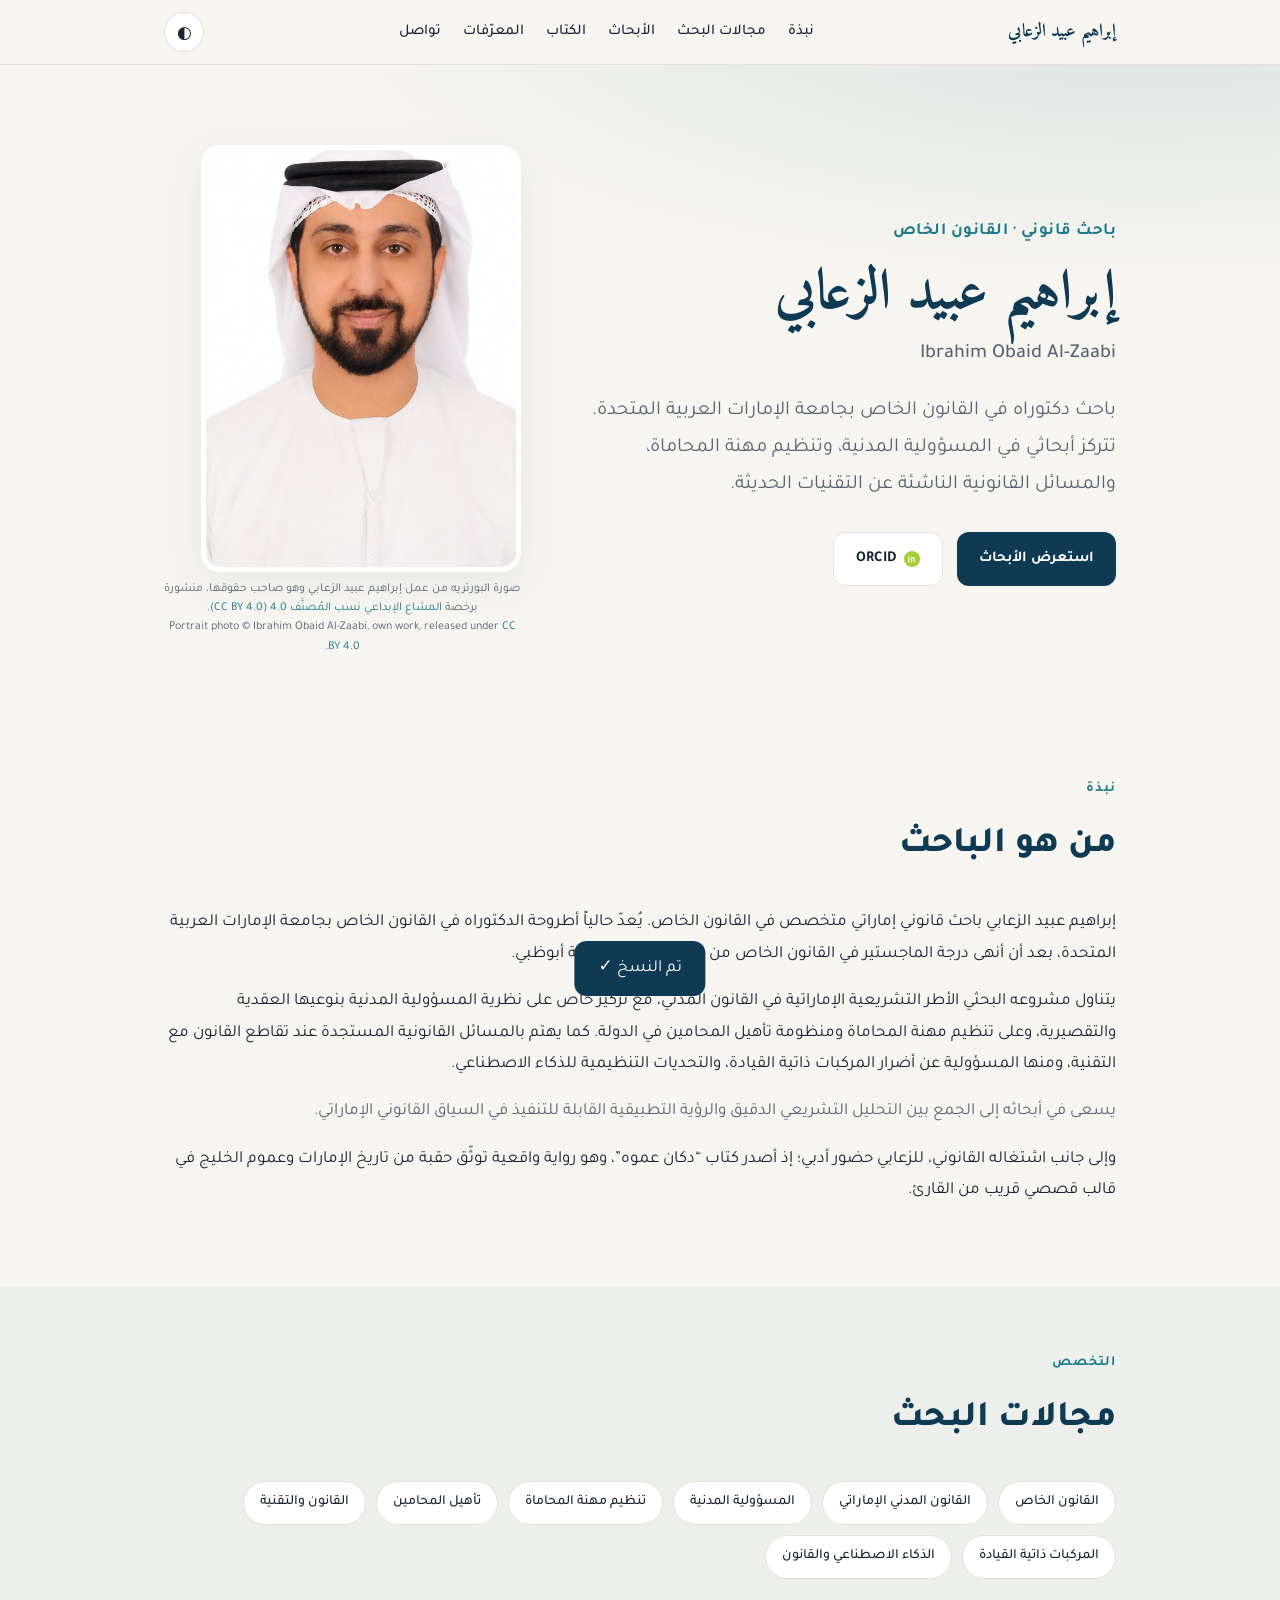
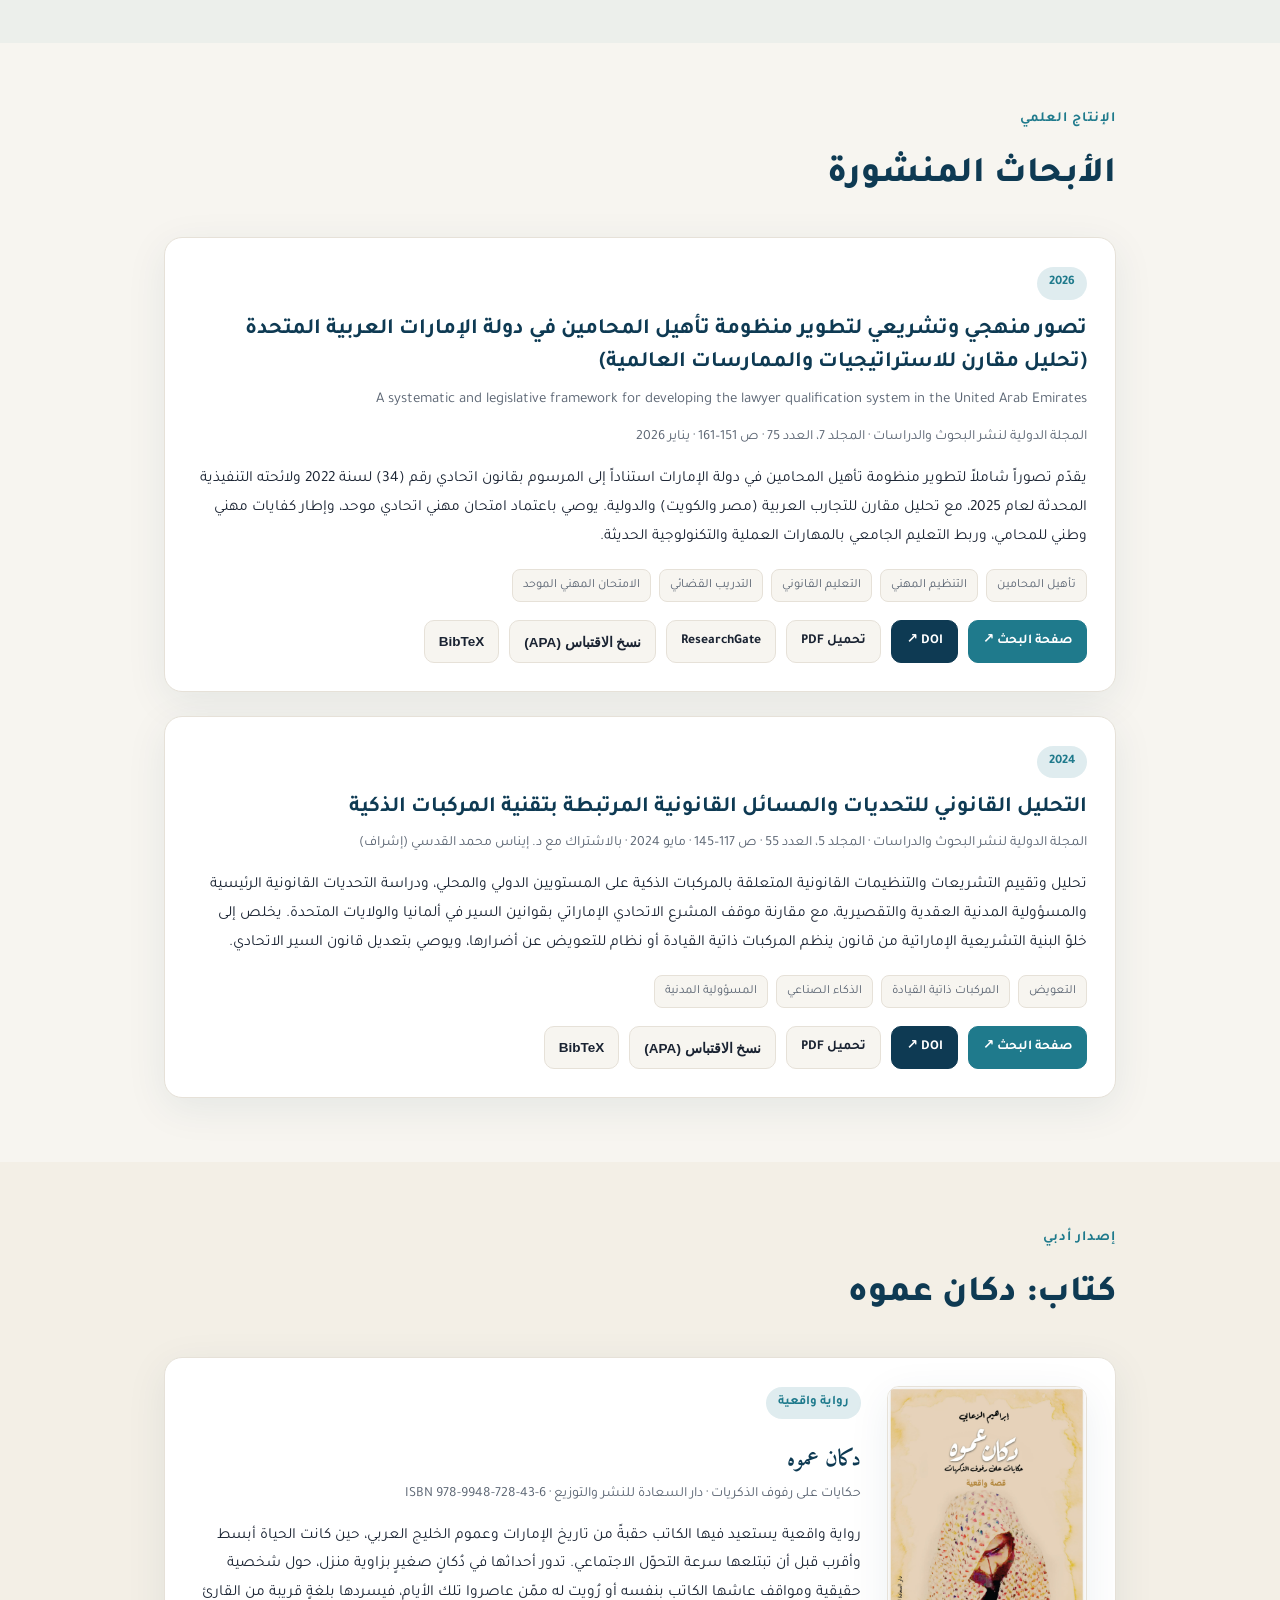
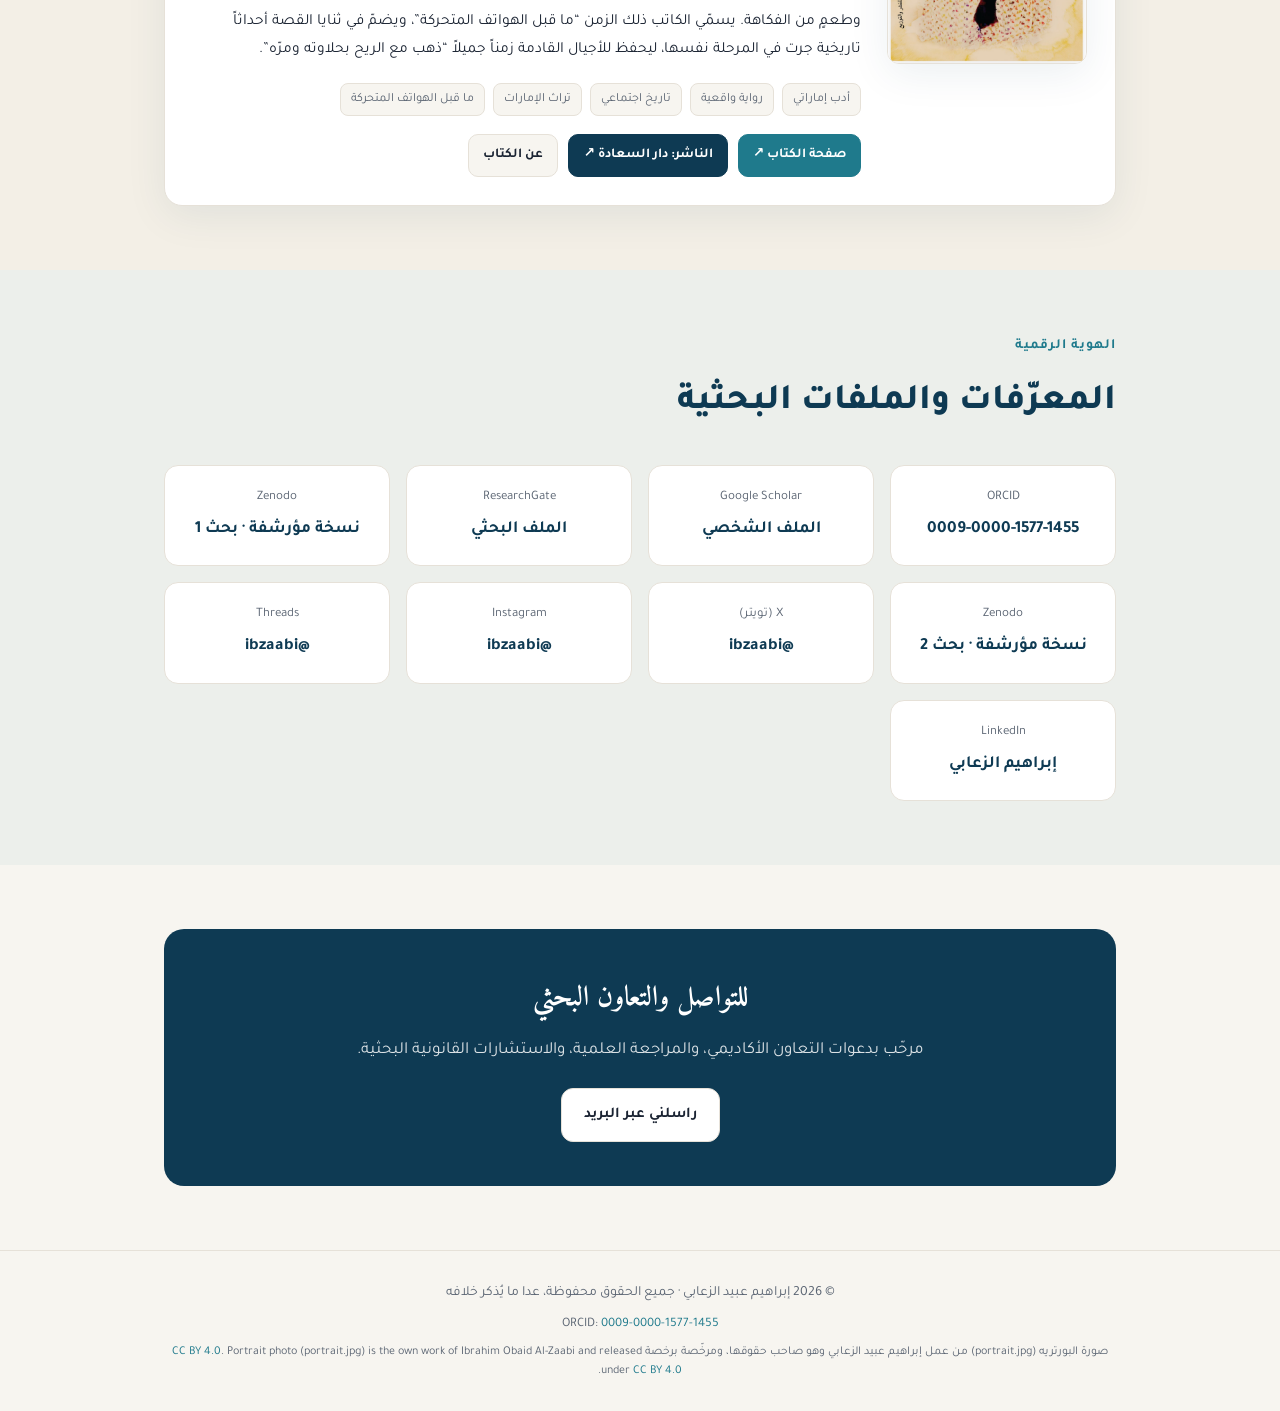
<file: index.html>
<!DOCTYPE html>
<html lang="ar" dir="rtl">
<head>
<meta charset="UTF-8">
<meta name="viewport" content="width=device-width, initial-scale=1.0">

<!-- ===== Primary SEO ===== -->
<title>إبراهيم عبيد الزعابي | باحث قانوني إماراتي في القانون الخاص</title>
<meta name="description" content="الموقع الرسمي لإبراهيم عبيد الزعابي، باحث دكتوراه في القانون الخاص بجامعة الإمارات العربية المتحدة. أبحاث محكمة في المسؤولية المدنية، تنظيم مهنة المحاماة، والقانون والتقنية.">
<meta name="keywords" content="إبراهيم عبيد الزعابي, Ibrahim Obaid Al-Zaabi, القانون الخاص, المسؤولية المدنية, تنظيم مهنة المحاماة, تأهيل المحامين, القانون والتقنية, باحث قانوني إماراتي, جامعة الإمارات, دكان عموه, أدب إماراتي, إبراهيم الزعابي كاتب, ابراهيم الزعابي, Ibrahim Alzaabi">
<meta name="author" content="إبراهيم عبيد الزعابي">
<meta name="robots" content="index, follow, max-image-preview:large">
<link rel="canonical" href="https://godibrahim-source.github.io/">

<!-- ===== Open Graph ===== -->
<meta property="og:type" content="profile">
<meta property="og:title" content="إبراهيم عبيد الزعابي | باحث قانوني إماراتي">
<meta property="og:description" content="باحث دكتوراه في القانون الخاص بجامعة الإمارات. أبحاث محكمة في المسؤولية المدنية، تنظيم مهنة المحاماة، والقانون والتقنية.">
<meta property="og:url" content="https://godibrahim-source.github.io/">
<meta property="og:image" content="https://godibrahim-source.github.io/portrait-square.jpg">
<meta property="og:locale" content="ar_AE">
<meta property="og:locale:alternate" content="en_US">
<meta property="profile:first_name" content="إبراهيم">
<meta property="profile:last_name" content="الزعابي">

<!-- ===== Twitter Card ===== -->
<meta name="twitter:card" content="summary">
<meta name="twitter:title" content="إبراهيم عبيد الزعابي | باحث قانوني إماراتي">
<meta name="twitter:description" content="باحث دكتوراه في القانون الخاص بجامعة الإمارات. أبحاث في المسؤولية المدنية وتنظيم مهنة المحاماة.">
<meta name="twitter:site" content="@ibzaabi">
<meta name="twitter:image" content="https://godibrahim-source.github.io/portrait-square.jpg">

<link rel="preconnect" href="https://fonts.googleapis.com">
<link rel="preconnect" href="https://fonts.gstatic.com" crossorigin>
<link href="https://fonts.googleapis.com/css2?family=Amiri:wght@400;700&family=Tajawal:wght@300;400;500;700;800&display=swap" rel="stylesheet">

<!-- ===== JSON-LD: Person ===== -->
<script type="application/ld+json">
{
"@context": "https://schema.org",
"@type": "Person",
"@id": "https://godibrahim-source.github.io/#person",
"name": "إبراهيم عبيد الزعابي",
"alternateName": ["Ibrahim Obaid Al-Zaabi", "إبراهيم الزعابي", "ابراهيم الزعابي", "إبراهيم عبيد الزعابي", "Ibrahim Al Zaabi", "Ibrahim Alzaabi", "Ibrahim Obaid Alzaabi", "I. Al-Zaabi"],
"givenName": "إبراهيم",
"familyName": "الزعابي",
"jobTitle": "باحث دكتوراه في القانون الخاص",
"description": "باحث قانوني إماراتي متخصص في القانون الخاص، والمسؤولية المدنية، وتنظيم مهنة المحاماة، والقانون والتقنية.",
"url": "https://godibrahim-source.github.io/",
"image": "https://godibrahim-source.github.io/portrait-square.jpg",
"nationality": {"@type": "Country", "name": "United Arab Emirates"},
"knowsLanguage": ["ar", "en"],
"affiliation": {
"@type": "CollegeOrUniversity",
"name": "جامعة الإمارات العربية المتحدة",
"sameAs": "https://www.uaeu.ac.ae/"
},
"alumniOf": [
{"@type": "CollegeOrUniversity", "name": "جامعة أبوظبي", "sameAs": "https://www.adu.ac.ae/"},
{"@type": "CollegeOrUniversity", "name": "جامعة الإمارات العربية المتحدة", "sameAs": "https://www.uaeu.ac.ae/"}
],
"knowsAbout": ["القانون الخاص", "القانون المدني الإماراتي", "المسؤولية المدنية", "تنظيم مهنة المحاماة", "تأهيل المحامين", "القانون والتقنية", "المركبات ذاتية القيادة", "الذكاء الاصطناعي والقانون"],
"sameAs": [
"https://orcid.org/0009-0000-1577-1455",
"https://scholar.google.com/citations?user=YPOLK8YAAAAJ",
"https://www.researchgate.net/profile/Ibrahim-Alzaabi-2",
"https://www.researchgate.net/publication/400182212",
"https://x.com/ibzaabi",
"https://www.instagram.com/ibzaabi",
"https://www.threads.net/@ibzaabi",
"https://www.linkedin.com/in/iblawyer",
"https://zenodo.org/records/21769212",
"https://zenodo.org/records/21778927"
],
"identifier": {"@type": "PropertyValue", "propertyID": "ORCID", "value": "0009-0000-1577-1455"}
}
</script>

<!-- ===== JSON-LD: WebSite ===== -->
<script type="application/ld+json">
{
"@context": "https://schema.org",
"@type": "WebSite",
"@id": "https://godibrahim-source.github.io/#website",
"url": "https://godibrahim-source.github.io/",
"name": "إبراهيم عبيد الزعابي",
"inLanguage": "ar",
"about": {"@id": "https://godibrahim-source.github.io/#person"}
}
</script>

<!-- ===== JSON-LD: ScholarlyArticle #1 ===== -->
<script type="application/ld+json">
{
"@context": "https://schema.org",
"@type": "ScholarlyArticle",
"@id": "https://doi.org/10.52133/ijrsp.v5.55.4",
"url": "https://godibrahim-source.github.io/research-smart-vehicles-civil-liability.html",
"headline": "التحليل القانوني للتحديات والمسائل القانونية المرتبطة بتقنية المركبات الذكية",
"alternativeHeadline": "Legal Analysis of the Challenges and Legal Issues Associated with Smart Vehicle Technology",
"author": [
{"@type": "Person", "name": "إبراهيم عبيد الزعابي", "@id": "https://godibrahim-source.github.io/#person", "sameAs": "https://orcid.org/0009-0000-1577-1455"},
{"@type": "Person", "name": "إيناس محمد القدسي"}
],
"datePublished": "2024-05-20",
"inLanguage": "ar",
"isPartOf": {"@type": "Periodical", "name": "المجلة الدولية لنشر البحوث والدراسات", "issn": "2709-7064"},
"pagination": "117-145",
"identifier": {"@type": "PropertyValue", "propertyID": "DOI", "value": "10.52133/ijrsp.v5.55.4"},
"sameAs": ["https://doi.org/10.52133/ijrsp.v5.55.4", "https://zenodo.org/records/21769212"],
"keywords": "التعويض، حوادث، المركبات ذاتية القيادة، الذكاء الصناعي، المسؤولية المدنية",
"license": "https://creativecommons.org/licenses/by-nc/4.0/",
"abstract": "تحليل وتقييم التشريعات والتنظيمات القانونية المتعلقة بالمركبات الذكية على المستويين الدولي والمحلي، ودراسة التحديات القانونية والمسؤولية المدنية العقدية والتقصيرية، مع مقارنة موقف المشرع الإماراتي بالتشريعات الألمانية والأمريكية."
}
</script>

<!-- ===== JSON-LD: ScholarlyArticle #2 ===== -->
<script type="application/ld+json">
{
"@context": "https://schema.org",
"@type": "ScholarlyArticle",
"@id": "https://doi.org/10.52133/ijrsp.v7.75.7",
"url": "https://godibrahim-source.github.io/research-lawyer-qualification-uae.html",
"headline": "تصور منهجي وتشريعي لتطوير منظومة تأهيل المحامين في دولة الإمارات العربية المتحدة (تحليل مقارن للاستراتيجيات والممارسات العالمية)",
"alternativeHeadline": "A systematic and legislative framework for developing the lawyer qualification system in the United Arab Emirates",
"author": {"@type": "Person", "name": "إبراهيم عبيد الزعابي", "@id": "https://godibrahim-source.github.io/#person", "sameAs": "https://orcid.org/0009-0000-1577-1455"},
"datePublished": "2026-01-20",
"inLanguage": "ar",
"isPartOf": {"@type": "Periodical", "name": "المجلة الدولية لنشر البحوث والدراسات", "issn": "2709-7064"},
"pagination": "151-161",
"identifier": {"@type": "PropertyValue", "propertyID": "DOI", "value": "10.52133/ijrsp.v7.75.7"},
"sameAs": ["https://doi.org/10.52133/ijrsp.v7.75.7", "https://zenodo.org/records/21778927"],
"keywords": "تأهيل المحامين، التنظيم المهني، التعليم القانوني، التدريب القضائي، الامتحان المهني الموحد، دولة الإمارات العربية المتحدة",
"license": "https://creativecommons.org/licenses/by-nc/4.0/",
"abstract": "تصور شامل لتطوير منظومة تأهيل المحامين في دولة الإمارات استناداً إلى المرسوم بقانون اتحادي رقم 34 لسنة 2022 ولائحته التنفيذية 2025، مع تحليل مقارن للتجارب العربية والدولية، ويوصي باعتماد امتحان مهني اتحادي موحد وإطار كفايات مهني وطني."
}
</script>

<!-- ===== JSON-LD: Book (دكان عموه) ===== -->
<script type="application/ld+json">
{
"@context": "https://schema.org",
"@type": "Book",
"@id": "https://godibrahim-source.github.io/#book-dukkan-ammu",
"url": "https://godibrahim-source.github.io/book-dukan-amoh.html",
"name": "دكان عموه",
"alternateName": "دكان عموه: حكايات على رفوف الذكريات",
"isbn": "978-9948-728-43-6",
"image": "https://godibrahim-source.github.io/book-cover.jpg",
"publisher": {"@type": "Organization", "name": "دار السعادة للنشر والتوزيع", "sameAs": "https://alsaadauae.com/"},
"author": {"@id": "https://godibrahim-source.github.io/#person"},
"inLanguage": "ar",
"bookFormat": "https://schema.org/Paperback",
"genre": ["أدب", "رواية واقعية", "تاريخ اجتماعي", "تراث الإمارات"],
"about": "حقبة من تاريخ دولة الإمارات والخليج العربي قبل انتشار الهواتف المتحركة، مروية في قالب قصصي واقعي",
"description": "رواية واقعية يستعيد فيها إبراهيم الزعابي حقبة من تاريخ الإمارات وعموم الخليج العربي قبل التحوّل السريع، تدور أحداثها في دُكان صغير بزاوية منزل حول شخصية حقيقية ومواقف عاشها الكاتب أو رُويت له، بلغة قريبة من القارئ وطعم من الفكاهة، لتحفظ للأجيال القادمة زمناً يسميه الكاتب ما قبل الهواتف المتحركة.",
"sameAs": "https://x.com/ibzaabi/status/1850832433995825622"
}
</script>

<style>
:root{
--bg:#f7f5f0; --surface:#ffffff; --ink:#1a2332; --muted:#5a6472;
--brand:#0e3a53; --brand-2:#1f7a8c; --gold:#b0894c;
--line:#e6e1d8; --shadow:0 10px 40px rgba(14,58,83,.08);
}
[data-theme="dark"]{
--bg:#0f1720; --surface:#16212e; --ink:#e8edf2; --muted:#9aa7b5;
--brand:#7fc4d6; --brand-2:#4aa3b8; --gold:#d4b876; --line:#25323f;
--shadow:0 10px 40px rgba(0,0,0,.35);
}
*{box-sizing:border-box;margin:0;padding:0}
html{scroll-behavior:smooth}
body{
font-family:'Tajawal',system-ui,sans-serif;background:var(--bg);color:var(--ink);
line-height:1.85;font-size:17px;transition:background .3s,color .3s;
}
.serif{font-family:'Amiri',serif}
a{color:var(--brand-2);text-decoration:none}
a:hover{text-decoration:underline}
.wrap{max-width:1000px;margin:0 auto;padding:0 24px}

/* Header */
header{position:sticky;top:0;z-index:50;background:color-mix(in srgb,var(--bg) 88%,transparent);
backdrop-filter:blur(12px);border-bottom:1px solid var(--line)}
.nav{display:flex;align-items:center;justify-content:space-between;height:64px}
.brand{font-weight:800;font-size:18px;color:var(--brand)}
.nav ul{display:flex;gap:22px;list-style:none;align-items:center}
.nav ul a{color:var(--ink);font-weight:500;font-size:15px}
.nav ul a:hover{color:var(--brand-2);text-decoration:none}
.toggle{background:var(--surface);border:1px solid var(--line);border-radius:999px;
width:40px;height:40px;cursor:pointer;font-size:17px;color:var(--ink)}
.menu-btn{display:none;background:none;border:none;font-size:24px;color:var(--ink);cursor:pointer}

/* Hero */
.hero{padding:80px 0 56px;position:relative;overflow:hidden}
.hero:before{content:"";position:absolute;inset:0;
background:radial-gradient(1200px 400px at 90% -10%,color-mix(in srgb,var(--brand-2) 14%,transparent),transparent 70%);z-index:0}
.hero .wrap{position:relative;z-index:1}
.hero-grid{display:grid;grid-template-columns:1.4fr .9fr;gap:40px;align-items:center}
.hero-portrait{justify-self:center}
.hero-portrait img{width:min(320px,72vw);aspect-ratio:3/4;object-fit:cover;border-radius:20px;
border:5px solid var(--surface);box-shadow:var(--shadow);display:block}
@media(max-width:760px){.hero-grid{grid-template-columns:1fr;gap:26px}
.hero-portrait{order:-1}
.hero-portrait img{width:min(220px,60vw)}}
.eyebrow{color:var(--brand-2);font-weight:700;letter-spacing:.5px;margin-bottom:14px}
.hero h1{font-size:clamp(34px,6vw,56px);line-height:1.2;color:var(--brand);font-weight:800;margin-bottom:8px}
.hero .en-name{font-size:20px;color:var(--muted);font-weight:500;direction:ltr;text-align:right;margin-bottom:20px}
.hero p.lead{font-size:20px;color:var(--muted);max-width:640px;margin-bottom:28px}
.cta{display:flex;gap:14px;flex-wrap:wrap}
.btn{display:inline-flex;align-items:center;gap:8px;padding:12px 22px;border-radius:12px;
font-weight:700;font-size:15px;transition:transform .15s}
.btn:hover{transform:translateY(-2px);text-decoration:none}
.btn-primary{background:var(--brand);color:#fff}
.btn-ghost{background:var(--surface);color:var(--ink);border:1px solid var(--line)}

/* Sections */
section{padding:64px 0}
.section-title{font-size:14px;font-weight:700;color:var(--brand-2);letter-spacing:1px;margin-bottom:10px}
.section-h{font-size:clamp(26px,4vw,36px);color:var(--brand);font-weight:800;margin-bottom:28px}
.prose p{margin-bottom:16px;color:var(--ink)}
.prose p.muted{color:var(--muted)}

/* Research chips */
.chips{display:flex;flex-wrap:wrap;gap:10px;margin-top:8px}
.chip{background:var(--surface);border:1px solid var(--line);border-radius:999px;padding:8px 16px;
font-size:14px;font-weight:500;color:var(--ink)}

/* Publications */
.pubs{display:grid;gap:24px}
.pub{background:var(--surface);border:1px solid var(--line);border-radius:18px;padding:28px;box-shadow:var(--shadow)}
.pub .year{display:inline-block;background:color-mix(in srgb,var(--brand-2) 14%,transparent);
color:var(--brand-2);font-weight:700;font-size:13px;padding:4px 12px;border-radius:999px;margin-bottom:14px}
.pub h3{font-size:22px;line-height:1.5;color:var(--brand);margin-bottom:6px}
.pub .en-title{direction:ltr;text-align:right;color:var(--muted);font-size:15px;margin-bottom:12px}
.pub .meta{color:var(--muted);font-size:14px;margin-bottom:14px}
.pub .abstract{color:var(--ink);font-size:15.5px;margin-bottom:18px}
.pub .tags{display:flex;flex-wrap:wrap;gap:8px;margin-bottom:18px}
.pub .tag{font-size:12.5px;color:var(--muted);background:var(--bg);border:1px solid var(--line);padding:4px 10px;border-radius:8px}
.pub-links{display:flex;flex-wrap:wrap;gap:10px}
.pub-links a,.pub-links button{font-size:13.5px;font-weight:600;padding:8px 14px;border-radius:10px;
border:1px solid var(--line);background:var(--bg);color:var(--ink);cursor:pointer}
.pub-links a:hover,.pub-links button:hover{border-color:var(--brand-2);color:var(--brand-2);text-decoration:none}
.pub-links .doi{background:var(--brand);color:#fff;border-color:var(--brand)}
.pub-links .doi:hover{color:#fff;opacity:.92}
.pub-links .page{background:var(--brand-2);color:#fff;border-color:var(--brand-2)}
.pub-links .page:hover{color:#fff;opacity:.92}

/* Profiles grid */
.grid{display:grid;grid-template-columns:repeat(auto-fit,minmax(200px,1fr));gap:16px}
.card{background:var(--surface);border:1px solid var(--line);border-radius:14px;padding:20px;text-align:center;transition:transform .15s}
.card:hover{transform:translateY(-3px)}
.card .k{font-size:13px;color:var(--muted);margin-bottom:4px}
.card .v{font-weight:700;color:var(--brand)}

/* Contact */
.contact-box{background:var(--brand);border-radius:20px;padding:44px;text-align:center;color:#fff}
[data-theme="dark"] .contact-box{background:var(--surface);border:1px solid var(--line)}
.contact-box h2{font-size:28px;margin-bottom:10px}
.contact-box p{color:rgba(255,255,255,.85);margin-bottom:22px}
[data-theme="dark"] .contact-box p{color:var(--muted)}

footer{border-top:1px solid var(--line);padding:30px 0;text-align:center;color:var(--muted);font-size:14px}

/* Toast */
#toast{position:fixed;bottom:24px;left:50%;transform:translateX(-50%) translateY(120px);
background:var(--brand);color:#fff;padding:12px 24px;border-radius:12px;transition:transform .3s;z-index:99}
#toast.show{transform:translateX(-50%) translateY(0)}

@media(max-width:720px){
.nav ul{display:none}
.menu-btn{display:block}
}
</style>

<!-- ===== JSON-LD: ProfilePage ===== -->
<script type="application/ld+json">
{
"@context":"https://schema.org",
"@type":"ProfilePage",
"@id":"https://godibrahim-source.github.io/#profilepage",
"url":"https://godibrahim-source.github.io/",
"name":"إبراهيم عبيد الزعابي — الصفحة التعريفية",
"inLanguage":"ar",
"mainEntity":{"@id":"https://godibrahim-source.github.io/#person"},
"about":{"@id":"https://godibrahim-source.github.io/#person"},
"isPartOf":{"@id":"https://godibrahim-source.github.io/#website"},
"hasPart":[
{"@id":"https://doi.org/10.52133/ijrsp.v7.75.7"},
{"@id":"https://doi.org/10.52133/ijrsp.v5.55.4"},
{"@id":"https://godibrahim-source.github.io/#book-dukkan-ammu"}
]
}
</script>
</head>
<body>

<header>
<div class="wrap nav">
<span class="brand serif">إبراهيم عبيد الزعابي</span>
<ul>
<li><a href="#about">نبذة</a></li>
<li><a href="#research">مجالات البحث</a></li>
<li><a href="/research.html">الأبحاث</a></li>
<li><a href="/book-dukan-amoh.html">الكتاب</a></li>
<li><a href="#profiles">المعرّفات</a></li>
<li><a href="#contact">تواصل</a></li>
</ul>
<button class="toggle" id="themeBtn" aria-label="تبديل الوضع">◐</button>
</div>
</header>

<!-- HERO -->
<div class="hero">
<div class="wrap hero-grid">
<div class="hero-text">
<div class="eyebrow">باحث قانوني · القانون الخاص</div>
<h1 class="serif">إبراهيم عبيد الزعابي</h1>
<div class="en-name">Ibrahim Obaid Al-Zaabi</div>
<p class="lead">باحث دكتوراه في القانون الخاص بجامعة الإمارات العربية المتحدة. تتركز أبحاثي في المسؤولية المدنية، وتنظيم مهنة المحاماة، والمسائل القانونية الناشئة عن التقنيات الحديثة.</p>
<div class="cta">
<a class="btn btn-primary" href="/research.html">استعرض الأبحاث</a>
<a class="btn btn-ghost" href="https://orcid.org/0009-0000-1577-1455" target="_blank" rel="noopener">
<svg width="16" height="16" viewBox="0 0 256 256" fill="#A6CE39"><circle cx="128" cy="128" r="128"/><path fill="#fff" d="M86 186h-18V94h18v92zM77 70a11 11 0 110 22 11 11 0 010-22zm40 24h17v12h.3c2.4-4.5 8.3-9.3 17-9.3 18 0 21 12 21 27v55h-18v-49c0-12-4-16-11-16-8 0-13 5-13 16v49h-18V94z"/></svg>
ORCID
</a>
</div>
</div>
<div class="hero-portrait">
<img src="portrait.jpg" alt="إبراهيم عبيد الزعابي — باحث قانوني في القانون الخاص" width="320" height="427" loading="eager">
<p style="margin-top:8px;font-size:12px;color:var(--muted);text-align:center;line-height:1.6">
صورة البورتريه من عمل إبراهيم عبيد الزعابي وهو صاحب حقوقها، منشورة برخصة
<a rel="license" href="https://creativecommons.org/licenses/by/4.0/">المشاع الإبداعي نسب المُصنَّف 4.0 (CC BY 4.0)</a>.<br>
Portrait photo © Ibrahim Obaid Al-Zaabi, own work, released under
<a rel="license" href="https://creativecommons.org/licenses/by/4.0/">CC BY 4.0</a>.
</p>
</div>
</div>
</div>

<!-- ABOUT -->
<section id="about">
<div class="wrap prose">
<div class="section-title">نبذة</div>
<h2 class="section-h">من هو الباحث</h2>
<p>إبراهيم عبيد الزعابي باحث قانوني إماراتي متخصص في القانون الخاص. يُعدّ حالياً أطروحة الدكتوراه في القانون الخاص بجامعة الإمارات العربية المتحدة، بعد أن أنهى درجة الماجستير في القانون الخاص من كلية القانون بجامعة أبوظبي.</p>
<p>يتناول مشروعه البحثي الأطر التشريعية الإماراتية في القانون المدني، مع تركيز خاص على نظرية المسؤولية المدنية بنوعيها العقدية والتقصيرية، وعلى تنظيم مهنة المحاماة ومنظومة تأهيل المحامين في الدولة. كما يهتم بالمسائل القانونية المستجدة عند تقاطع القانون مع التقنية، ومنها المسؤولية عن أضرار المركبات ذاتية القيادة، والتحديات التنظيمية للذكاء الاصطناعي.</p>
<p class="muted">يسعى في أبحاثه إلى الجمع بين التحليل التشريعي الدقيق والرؤية التطبيقية القابلة للتنفيذ في السياق القانوني الإماراتي.</p>
<p>وإلى جانب اشتغاله القانوني، للزعابي حضور أدبي؛ إذ أصدر كتاب “دكان عموه”، وهو رواية واقعية توثّق حقبة من تاريخ الإمارات وعموم الخليج في قالب قصصي قريب من القارئ.</p>
</div>
</section>

<!-- RESEARCH -->
<section id="research" style="background:color-mix(in srgb,var(--brand-2) 5%,var(--bg))">
<div class="wrap">
<div class="section-title">التخصص</div>
<h2 class="section-h">مجالات البحث</h2>
<div class="chips">
<span class="chip">القانون الخاص</span>
<span class="chip">القانون المدني الإماراتي</span>
<span class="chip">المسؤولية المدنية</span>
<span class="chip">تنظيم مهنة المحاماة</span>
<span class="chip">تأهيل المحامين</span>
<span class="chip">القانون والتقنية</span>
<span class="chip">المركبات ذاتية القيادة</span>
<span class="chip">الذكاء الاصطناعي والقانون</span>
</div>
</div>
</section>

<!-- PUBLICATIONS -->
<section id="publications">
<div class="wrap">
<div class="section-title">الإنتاج العلمي</div>
<h2 class="section-h">الأبحاث المنشورة</h2>
<div class="pubs">

<!-- Paper 2 (newest first) -->
<article class="pub">
<span class="year">2026</span>
<h3>تصور منهجي وتشريعي لتطوير منظومة تأهيل المحامين في دولة الإمارات العربية المتحدة (تحليل مقارن للاستراتيجيات والممارسات العالمية)</h3>
<div class="en-title">A systematic and legislative framework for developing the lawyer qualification system in the United Arab Emirates</div>
<div class="meta">المجلة الدولية لنشر البحوث والدراسات · المجلد 7، العدد 75 · ص 151–161 · يناير 2026</div>
<p class="abstract">يقدّم تصوراً شاملاً لتطوير منظومة تأهيل المحامين في دولة الإمارات استناداً إلى المرسوم بقانون اتحادي رقم (34) لسنة 2022 ولائحته التنفيذية المحدثة لعام 2025، مع تحليل مقارن للتجارب العربية (مصر والكويت) والدولية. يوصي باعتماد امتحان مهني اتحادي موحد، وإطار كفايات مهني وطني للمحامي، وربط التعليم الجامعي بالمهارات العملية والتكنولوجية الحديثة.</p>
<div class="tags">
<span class="tag">تأهيل المحامين</span><span class="tag">التنظيم المهني</span><span class="tag">التعليم القانوني</span><span class="tag">التدريب القضائي</span><span class="tag">الامتحان المهني الموحد</span>
</div>
<div class="pub-links">
<a class="page" href="/research-lawyer-qualification-uae.html">صفحة البحث ↗</a>
<a class="doi" href="https://doi.org/10.52133/ijrsp.v7.75.7" target="_blank" rel="noopener">DOI ↗</a>
<a href="https://www.ijrsp.com/pdf/issue-75/7.pdf" target="_blank" rel="noopener">تحميل PDF</a>
<a href="https://www.researchgate.net/publication/400182212" target="_blank" rel="noopener">ResearchGate</a>
<button onclick="cite('p2')">نسخ الاقتباس (APA)</button>
<button onclick="bibtex('p2')">BibTeX</button>
</div>
</article>

<!-- Paper 1 -->
<article class="pub">
<span class="year">2024</span>
<h3>التحليل القانوني للتحديات والمسائل القانونية المرتبطة بتقنية المركبات الذكية</h3>
<div class="meta">المجلة الدولية لنشر البحوث والدراسات · المجلد 5، العدد 55 · ص 117–145 · مايو 2024 · بالاشتراك مع د. إيناس محمد القدسي (إشراف)</div>
<p class="abstract">تحليل وتقييم التشريعات والتنظيمات القانونية المتعلقة بالمركبات الذكية على المستويين الدولي والمحلي، ودراسة التحديات القانونية الرئيسية والمسؤولية المدنية العقدية والتقصيرية، مع مقارنة موقف المشرع الاتحادي الإماراتي بقوانين السير في ألمانيا والولايات المتحدة. يخلص إلى خلوّ البنية التشريعية الإماراتية من قانون ينظم المركبات ذاتية القيادة أو نظام للتعويض عن أضرارها، ويوصي بتعديل قانون السير الاتحادي.</p>
<div class="tags">
<span class="tag">التعويض</span><span class="tag">المركبات ذاتية القيادة</span><span class="tag">الذكاء الصناعي</span><span class="tag">المسؤولية المدنية</span>
</div>
<div class="pub-links">
<a class="page" href="/research-smart-vehicles-civil-liability.html">صفحة البحث ↗</a>
<a class="doi" href="https://doi.org/10.52133/ijrsp.v5.55.4" target="_blank" rel="noopener">DOI ↗</a>
<a href="https://www.ijrsp.com/pdf/issue-55/4.pdf" target="_blank" rel="noopener">تحميل PDF</a>
<button onclick="cite('p1')">نسخ الاقتباس (APA)</button>
<button onclick="bibtex('p1')">BibTeX</button>
</div>
</article>

</div>
</div>
</section>

<!-- BOOK -->
<section id="book" style="background:color-mix(in srgb,var(--gold) 6%,var(--bg))">
<div class="wrap">
<div class="section-title">إصدار أدبي</div>
<h2 class="section-h">كتاب: دكان عموه</h2>
<div class="pubs">
<article class="pub" style="display:flex;flex-wrap:wrap;gap:26px;align-items:flex-start">
<img src="book-cover.jpg" alt="غلاف كتاب دكان عموه للكاتب إبراهيم الزعابي" style="width:200px;max-width:46vw;border-radius:12px;border:1px solid var(--line);box-shadow:var(--shadow)" width="200" loading="lazy">
<div style="flex:1;min-width:280px">
<span class="year">رواية واقعية</span>
<h3 class="serif" style="margin-top:10px">دكان عموه</h3>
<div class="meta">حكايات على رفوف الذكريات · دار السعادة للنشر والتوزيع · ISBN 978-9948-728-43-6</div>
<p class="abstract">رواية واقعية يستعيد فيها الكاتب حقبةً من تاريخ الإمارات وعموم الخليج العربي، حين كانت الحياة أبسط وأقرب قبل أن تبتلعها سرعة التحوّل الاجتماعي. تدور أحداثها في دُكانٍ صغيرٍ بزاوية منزل، حول شخصية حقيقية ومواقف عاشها الكاتب بنفسه أو رُويت له ممّن عاصروا تلك الأيام، فيسردها بلغةٍ قريبة من القارئ وطعمٍ من الفكاهة. يسمّي الكاتب ذلك الزمن “ما قبل الهواتف المتحركة”، ويضمّ في ثنايا القصة أحداثاً تاريخية جرت في المرحلة نفسها، ليحفظ للأجيال القادمة زمناً جميلاً “ذهب مع الريح بحلاوته ومرّه”.</p>
<div class="tags">
<span class="tag">أدب إماراتي</span><span class="tag">رواية واقعية</span><span class="tag">تاريخ اجتماعي</span><span class="tag">تراث الإمارات</span><span class="tag">ما قبل الهواتف المتحركة</span>
</div>
<div class="pub-links">
<a class="page" href="/book-dukan-amoh.html">صفحة الكتاب ↗</a>
<a class="doi" href="https://alsaadauae.com/" target="_blank" rel="noopener">الناشر: دار السعادة ↗</a>
<a href="https://x.com/ibzaabi/status/1850832433995825622" target="_blank" rel="noopener">عن الكتاب</a>
</div>
</div>
</article>
</div>
</div>
</section>

<!-- PROFILES -->
<section id="profiles" style="background:color-mix(in srgb,var(--brand-2) 5%,var(--bg))">
<div class="wrap">
<div class="section-title">الهوية الرقمية</div>
<h2 class="section-h">المعرّفات والملفات البحثية</h2>
<div class="grid">
<a class="card" href="https://orcid.org/0009-0000-1577-1455" target="_blank" rel="noopener"><div class="k">ORCID</div><div class="v">0009-0000-1577-1455</div></a>
<a class="card" href="https://scholar.google.com/citations?user=YPOLK8YAAAAJ" target="_blank" rel="noopener"><div class="k">Google Scholar</div><div class="v">الملف الشخصي</div></a>
<a class="card" href="https://www.researchgate.net/profile/Ibrahim-Alzaabi-2" target="_blank" rel="noopener"><div class="k">ResearchGate</div><div class="v">الملف البحثي</div></a>
<a class="card" href="https://zenodo.org/records/21769212" target="_blank" rel="noopener"><div class="k">Zenodo</div><div class="v">نسخة مؤرشفة · بحث 1</div></a>
<a class="card" href="https://zenodo.org/records/21778927" target="_blank" rel="noopener"><div class="k">Zenodo</div><div class="v">نسخة مؤرشفة · بحث 2</div></a>
<a class="card" href="https://x.com/ibzaabi" target="_blank" rel="noopener"><div class="k">X (تويتر)</div><div class="v">@ibzaabi</div></a>
<a class="card" href="https://www.instagram.com/ibzaabi" target="_blank" rel="noopener"><div class="k">Instagram</div><div class="v">@ibzaabi</div></a>
<a class="card" href="https://www.threads.net/@ibzaabi" target="_blank" rel="noopener"><div class="k">Threads</div><div class="v">@ibzaabi</div></a>
<a class="card" href="https://www.linkedin.com/in/iblawyer" target="_blank" rel="noopener"><div class="k">LinkedIn</div><div class="v">إبراهيم الزعابي</div></a>
</div>
</div>
</section>

<!-- CONTACT -->
<section id="contact">
<div class="wrap">
<div class="contact-box">
<h2 class="serif">للتواصل والتعاون البحثي</h2>
<p>مرحّب بدعوات التعاون الأكاديمي، والمراجعة العلمية، والاستشارات القانونية البحثية.</p>
<a class="btn btn-ghost" href="mailto:ibzaabi@hotmail.com">راسلني عبر البريد</a>
</div>
</div>
</section>

<footer>
<div class="wrap">
<p>© <span id="yr"></span> إبراهيم عبيد الزعابي · جميع الحقوق محفوظة، عدا ما يُذكر خلافه</p>
<p style="margin-top:6px;font-size:13px">ORCID: <a href="https://orcid.org/0009-0000-1577-1455">0009-0000-1577-1455</a></p>
<p style="margin-top:6px;font-size:12px;color:var(--muted);line-height:1.6">
صورة البورتريه (portrait.jpg) من عمل إبراهيم عبيد الزعابي وهو صاحب حقوقها، ومرخّصة برخصة
<a rel="license" href="https://creativecommons.org/licenses/by/4.0/">CC BY 4.0</a>.
Portrait photo (portrait.jpg) is the own work of Ibrahim Obaid Al-Zaabi and released under
<a rel="license" href="https://creativecommons.org/licenses/by/4.0/">CC BY 4.0</a>.
</p>
</div>
</footer>

<div id="toast">تم النسخ ✓</div>

<script>
// Year
document.getElementById('yr').textContent = new Date().getFullYear();

// Theme toggle (in-memory + prefers)
const root=document.documentElement, tBtn=document.getElementById('themeBtn');
let dark = window.matchMedia && window.matchMedia('(prefers-color-scheme: dark)').matches;
function applyTheme(){root.setAttribute('data-theme', dark?'dark':'light'); tBtn.textContent = dark?'☀':'◐';}
applyTheme();
tBtn.onclick=()=>{dark=!dark;applyTheme();};

// Citations
const P={
p1:{apa:"الزعابي، إبراهيم عبيد، والقدسي، إيناس محمد. (2024). التحليل القانوني للتحديات والمسائل القانونية المرتبطة بتقنية المركبات الذكية. المجلة الدولية لنشر البحوث والدراسات، 5(55)، 117–145. https://doi.org/10.52133/ijrsp.v5.55.4",
bib:"@article{alzaabi2024smartvehicles,\n author = {الزعابي, إبراهيم عبيد and القدسي, إيناس محمد},\n title = {التحليل القانوني للتحديات والمسائل القانونية المرتبطة بتقنية المركبات الذكية},\n journal = {المجلة الدولية لنشر البحوث والدراسات},\n volume = {5}, number = {55}, pages = {117--145}, year = {2024},\n doi = {10.52133/ijrsp.v5.55.4}\n}"},
p2:{apa:"الزعابي، إبراهيم عبيد. (2026). تصور منهجي وتشريعي لتطوير منظومة تأهيل المحامين في دولة الإمارات العربية المتحدة. المجلة الدولية لنشر البحوث والدراسات، 7(75)، 151–161. https://doi.org/10.52133/ijrsp.v7.75.7",
bib:"@article{alzaabi2026lawyers,\n author = {الزعابي, إبراهيم عبيد},\n title = {تصور منهجي وتشريعي لتطوير منظومة تأهيل المحامين في دولة الإمارات العربية المتحدة},\n journal = {المجلة الدولية لنشر البحوث والدراسات},\n volume = {7}, number = {75}, pages = {151--161}, year = {2026},\n doi = {10.52133/ijrsp.v7.75.7}\n}"}
};
function toast(){const t=document.getElementById('toast');t.classList.add('show');setTimeout(()=>t.classList.remove('show'),1800);}
function copy(txt){navigator.clipboard.writeText(txt).then(toast);}
function cite(id){copy(P[id].apa);}
function bibtex(id){copy(P[id].bib);}
</script>
</body>
</html>
</file>
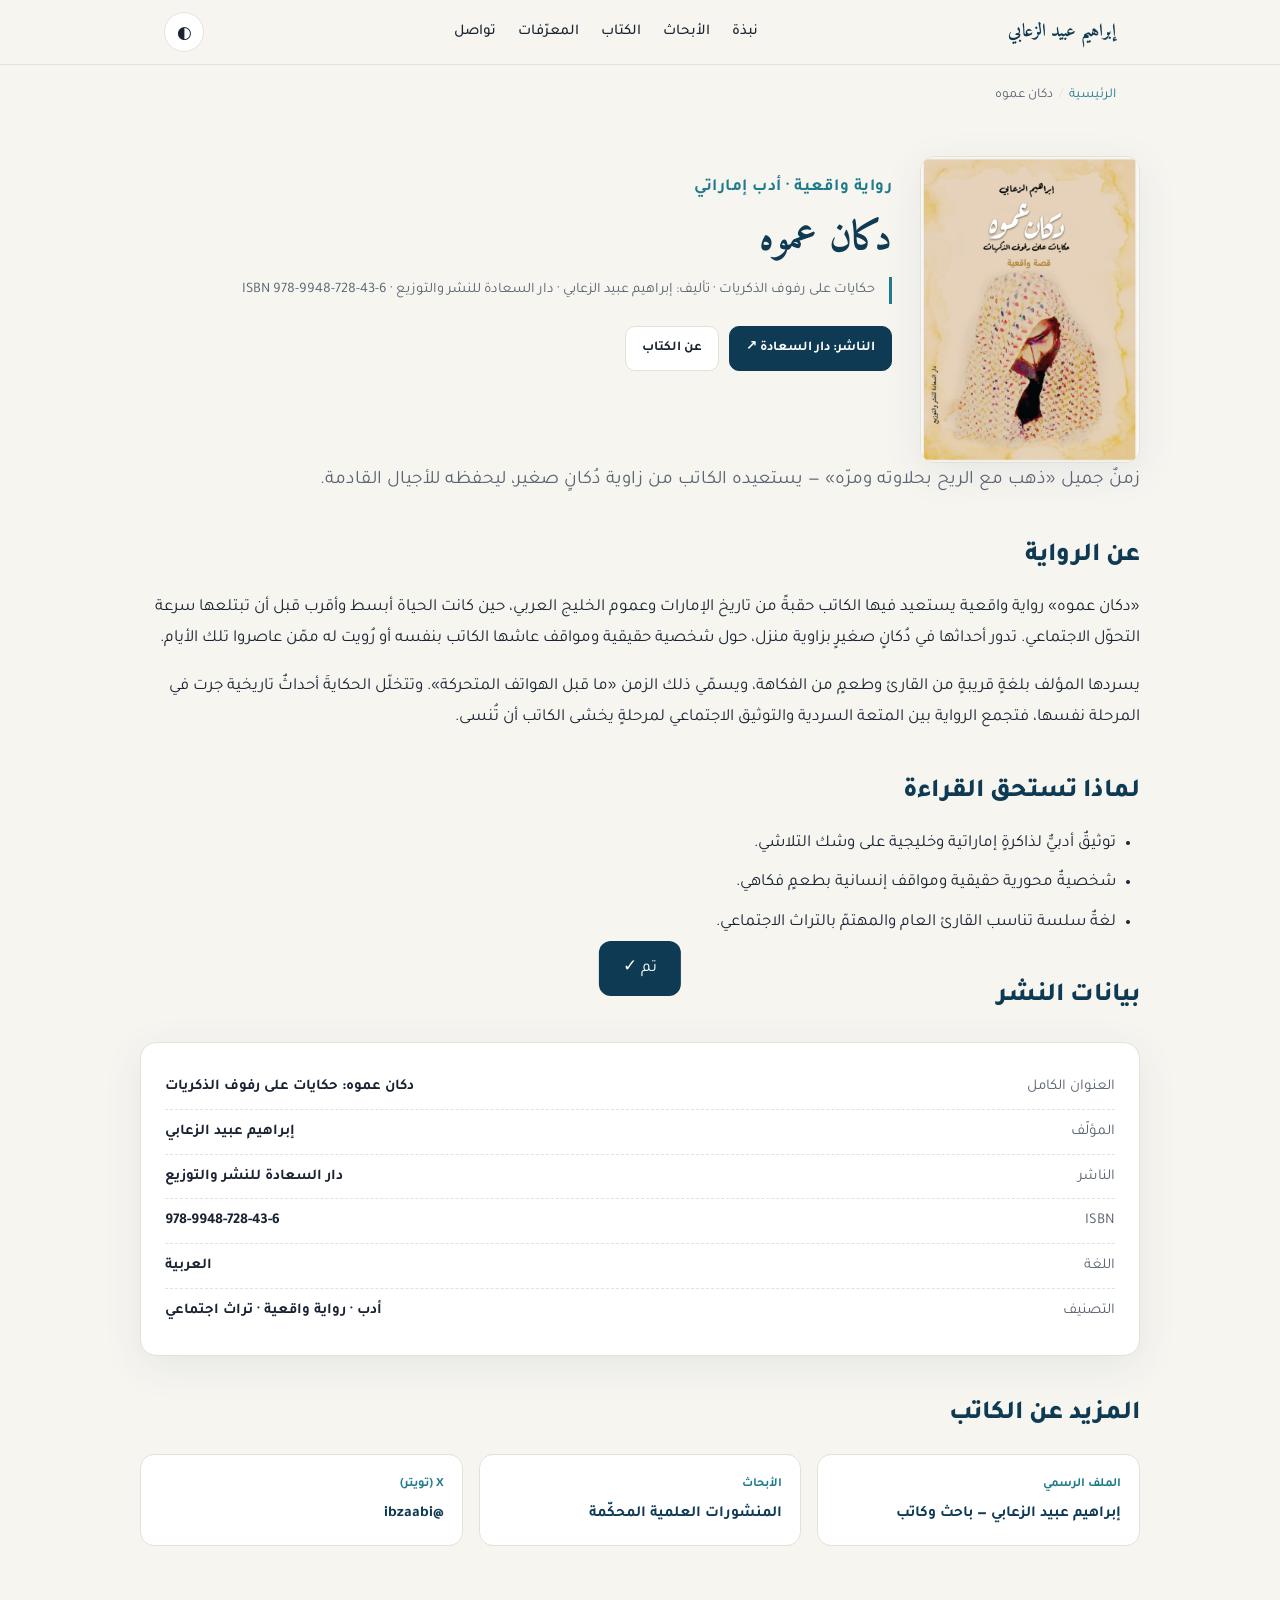
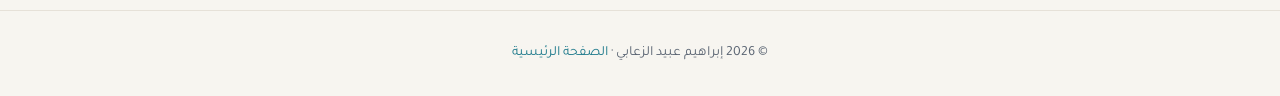
<file: book-dukan-amoh.html>
<!DOCTYPE html>
<html lang="ar" dir="rtl">
<head>
<meta charset="UTF-8">
<meta name="viewport" content="width=device-width, initial-scale=1.0">

<title>دكان عموه — رواية واقعية للكاتب إبراهيم الزعابي</title>
<meta name="description" content="«دكان عموه: حكايات على رفوف الذكريات» — رواية واقعية للكاتب إبراهيم عبيد الزعابي تستعيد حقبة من تاريخ الإمارات والخليج قبل الهواتف المتحركة. دار السعادة للنشر والتوزيع، ISBN 978-9948-728-43-6.">
<meta name="keywords" content="دكان عموه, إبراهيم الزعابي, رواية واقعية, أدب إماراتي, تراث الإمارات, دار السعادة للنشر, كتاب إماراتي, ما قبل الهواتف المتحركة, Ibrahim Alzaabi book">
<meta name="author" content="إبراهيم عبيد الزعابي">
<meta name="robots" content="index, follow, max-image-preview:large">
<link rel="canonical" href="https://godibrahim-source.github.io/book-dukan-amoh.html">

<meta property="og:type" content="book">
<meta property="og:title" content="دكان عموه — رواية واقعية للكاتب إبراهيم الزعابي">
<meta property="og:description" content="حكايات على رفوف الذكريات: زمن الإمارات والخليج قبل الهواتف المتحركة، في قالب قصصي قريب من القارئ.">
<meta property="og:url" content="https://godibrahim-source.github.io/book-dukan-amoh.html">
<meta property="og:image" content="https://godibrahim-source.github.io/book-cover.jpg">
<meta property="og:locale" content="ar_AE">
<meta name="twitter:card" content="summary_large_image">
<meta name="twitter:site" content="@ibzaabi">
<meta name="twitter:title" content="دكان عموه — رواية واقعية لإبراهيم الزعابي">
<meta name="twitter:description" content="رواية واقعية تستعيد حقبة من تاريخ الإمارات والخليج قبل انتشار الهواتف المتحركة.">
<meta name="twitter:image" content="https://godibrahim-source.github.io/book-cover.jpg">


<link rel="preconnect" href="https://fonts.googleapis.com">
<link rel="preconnect" href="https://fonts.gstatic.com" crossorigin>
<link href="https://fonts.googleapis.com/css2?family=Amiri:wght@400;700&family=Tajawal:wght@300;400;500;700;800&display=swap" rel="stylesheet">
<link rel="stylesheet" href="/style.css">

<!-- JSON-LD: Book -->
<script type="application/ld+json">
{
"@context":"https://schema.org",
"@type":"Book",
"@id":"https://godibrahim-source.github.io/#book-dukkan-ammu",
"mainEntityOfPage":"https://godibrahim-source.github.io/book-dukan-amoh.html",
"name":"دكان عموه",
"alternateName":"دكان عموه: حكايات على رفوف الذكريات",
"isbn":"978-9948-728-43-6",
"image":"https://godibrahim-source.github.io/book-cover.jpg",
"publisher":{"@type":"Organization","name":"دار السعادة للنشر والتوزيع","sameAs":"https://alsaadauae.com/"},
"author":{"@type":"Person","name":"إبراهيم عبيد الزعابي","@id":"https://godibrahim-source.github.io/#person","sameAs":"https://orcid.org/0009-0000-1577-1455"},
"inLanguage":"ar",
"bookFormat":"https://schema.org/Paperback",
"genre":["أدب","رواية واقعية","تاريخ اجتماعي","تراث الإمارات"],
"about":"حقبة من تاريخ دولة الإمارات والخليج العربي قبل انتشار الهواتف المتحركة، مروية في قالب قصصي واقعي",
"description":"رواية واقعية يستعيد فيها إبراهيم الزعابي حقبة من تاريخ الإمارات وعموم الخليج العربي قبل التحوّل السريع، تدور أحداثها في دُكان صغير بزاوية منزل حول شخصية حقيقية ومواقف عاشها الكاتب أو رُويت له، بلغة قريبة من القارئ وطعم من الفكاهة.",
"sameAs":"https://x.com/ibzaabi/status/1850832433995825622"
}
</script>
<!-- JSON-LD: Breadcrumb -->
<script type="application/ld+json">
{
"@context":"https://schema.org",
"@type":"BreadcrumbList",
"itemListElement":[
{"@type":"ListItem","position":1,"name":"الرئيسية","item":"https://godibrahim-source.github.io/"},
{"@type":"ListItem","position":2,"name":"دكان عموه","item":"https://godibrahim-source.github.io/book-dukan-amoh.html"}
]
}
</script>
</head>
<body>

<header>
<div class="wrap nav">
<a class="brand serif" href="/">إبراهيم عبيد الزعابي</a>
<ul>
<li><a href="/#about">نبذة</a></li>
<li><a href="/research.html">الأبحاث</a></li>
<li><a href="/book-dukan-amoh.html">الكتاب</a></li>
<li><a href="/#profiles">المعرّفات</a></li>
<li><a href="/#contact">تواصل</a></li>
</ul>
<button class="toggle" id="themeBtn" aria-label="تبديل الوضع">◐</button>
</div>
</header>

<div class="wrap">
<nav class="breadcrumb" aria-label="مسار التصفح">
<a href="/">الرئيسية</a><span>/</span>دكان عموه
</nav>
</div>

<main class="wrap article">
<div style="display:flex;flex-wrap:wrap;gap:28px;align-items:flex-start;margin-top:22px">
<img src="/book-cover.jpg" alt="غلاف كتاب دكان عموه للكاتب إبراهيم الزعابي" style="width:220px;max-width:52vw;border-radius:14px;border:1px solid var(--line);box-shadow:var(--shadow)" width="220" loading="eager">
<div style="flex:1;min-width:280px">
<div class="kicker">رواية واقعية · أدب إماراتي</div>
<h1 class="serif">دكان عموه</h1>
<div class="meta">حكايات على رفوف الذكريات · تأليف: إبراهيم عبيد الزعابي · دار السعادة للنشر والتوزيع · ISBN 978-9948-728-43-6</div>
<div class="links">
<a class="primary" href="https://alsaadauae.com/" target="_blank" rel="noopener">الناشر: دار السعادة ↗</a>
<a href="https://x.com/ibzaabi/status/1850832433995825622" target="_blank" rel="noopener">عن الكتاب</a>
</div>
</div>
</div>

<p class="lead">زمنٌ جميل «ذهب مع الريح بحلاوته ومرّه» — يستعيده الكاتب من زاوية دُكانٍ صغير، ليحفظه للأجيال القادمة.</p>

<h2>عن الرواية</h2>
<p>«دكان عموه» رواية واقعية يستعيد فيها الكاتب حقبةً من تاريخ الإمارات وعموم الخليج العربي، حين كانت الحياة أبسط وأقرب قبل أن تبتلعها سرعة التحوّل الاجتماعي. تدور أحداثها في دُكانٍ صغيرٍ بزاوية منزل، حول شخصية حقيقية ومواقف عاشها الكاتب بنفسه أو رُويت له ممّن عاصروا تلك الأيام.</p>
<p>يسردها المؤلف بلغةٍ قريبةٍ من القارئ وطعمٍ من الفكاهة، ويسمّي ذلك الزمن «ما قبل الهواتف المتحركة». وتتخلّل الحكايةَ أحداثٌ تاريخية جرت في المرحلة نفسها، فتجمع الرواية بين المتعة السردية والتوثيق الاجتماعي لمرحلةٍ يخشى الكاتب أن تُنسى.</p>

<h2>لماذا تستحق القراءة</h2>
<ul>
<li>توثيقٌ أدبيٌّ لذاكرةٍ إماراتية وخليجية على وشك التلاشي.</li>
<li>شخصيةٌ محورية حقيقية ومواقف إنسانية بطعمٍ فكاهي.</li>
<li>لغةٌ سلسة تناسب القارئ العام والمهتمّ بالتراث الاجتماعي.</li>
</ul>

<h2>بيانات النشر</h2>
<div class="infocard">
<div class="row"><span class="k">العنوان الكامل</span><span class="v">دكان عموه: حكايات على رفوف الذكريات</span></div>
<div class="row"><span class="k">المؤلّف</span><span class="v">إبراهيم عبيد الزعابي</span></div>
<div class="row"><span class="k">الناشر</span><span class="v">دار السعادة للنشر والتوزيع</span></div>
<div class="row"><span class="k">ISBN</span><span class="v">978-9948-728-43-6</span></div>
<div class="row"><span class="k">اللغة</span><span class="v">العربية</span></div>
<div class="row"><span class="k">التصنيف</span><span class="v">أدب · رواية واقعية · تراث اجتماعي</span></div>
</div>

<h2>المزيد عن الكاتب</h2>
<div class="related">
<a class="rcard" href="/"><div class="k">الملف الرسمي</div><div class="t">إبراهيم عبيد الزعابي — باحث وكاتب</div></a>
<a class="rcard" href="/research.html"><div class="k">الأبحاث</div><div class="t">المنشورات العلمية المحكّمة</div></a>
<a class="rcard" href="https://x.com/ibzaabi" target="_blank" rel="noopener"><div class="k">X (تويتر)</div><div class="t">@ibzaabi</div></a>
</div>
</main>

<footer>
<div class="wrap">
<p>© <span id="yr"></span> إبراهيم عبيد الزعابي · <a href="/">الصفحة الرئيسية</a></p>
</div>
</footer>

<div id="toast">تم ✓</div>
<script>
document.getElementById('yr').textContent = new Date().getFullYear();
const root=document.documentElement,tBtn=document.getElementById('themeBtn');
let dark=window.matchMedia&&window.matchMedia('(prefers-color-scheme: dark)').matches;
function applyTheme(){root.setAttribute('data-theme',dark?'dark':'light');tBtn.textContent=dark?'☀':'◐';}
applyTheme();tBtn.onclick=()=>{dark=!dark;applyTheme();};
</script>
</body>
</html>
</file>
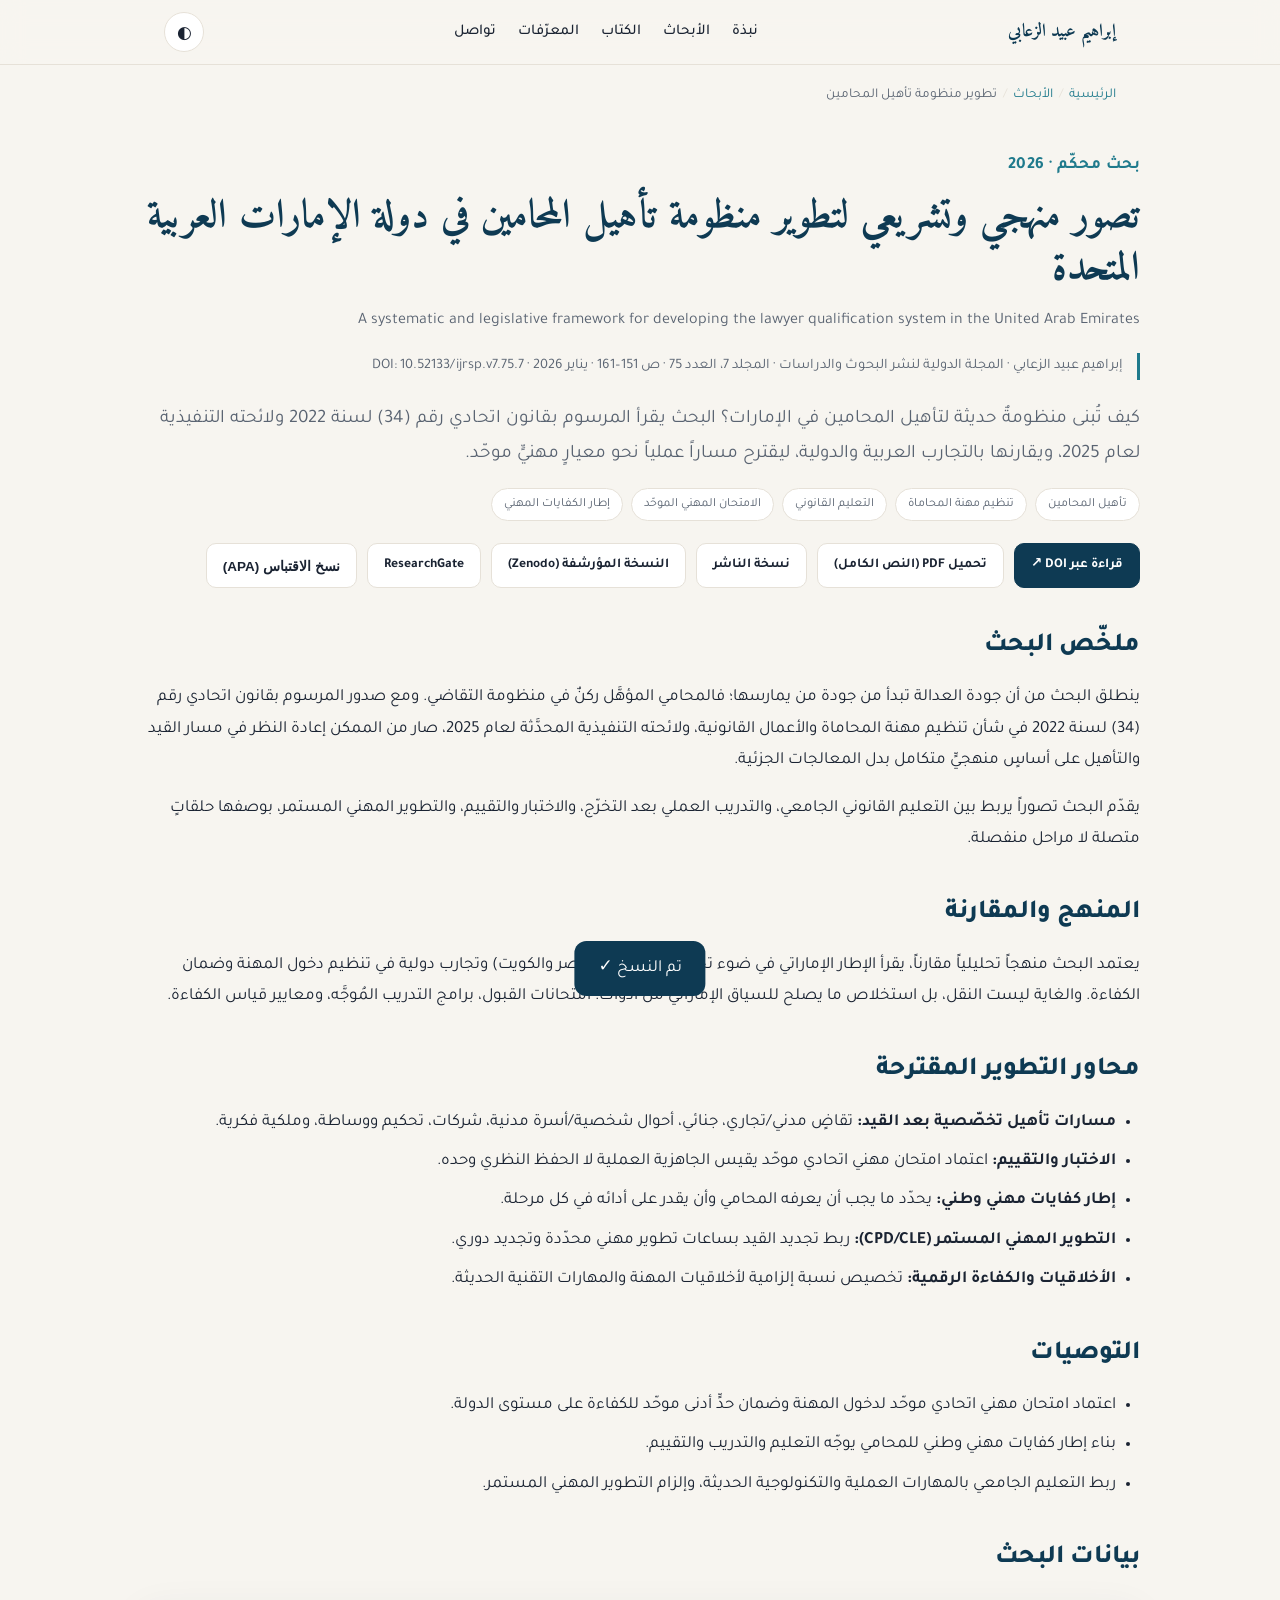
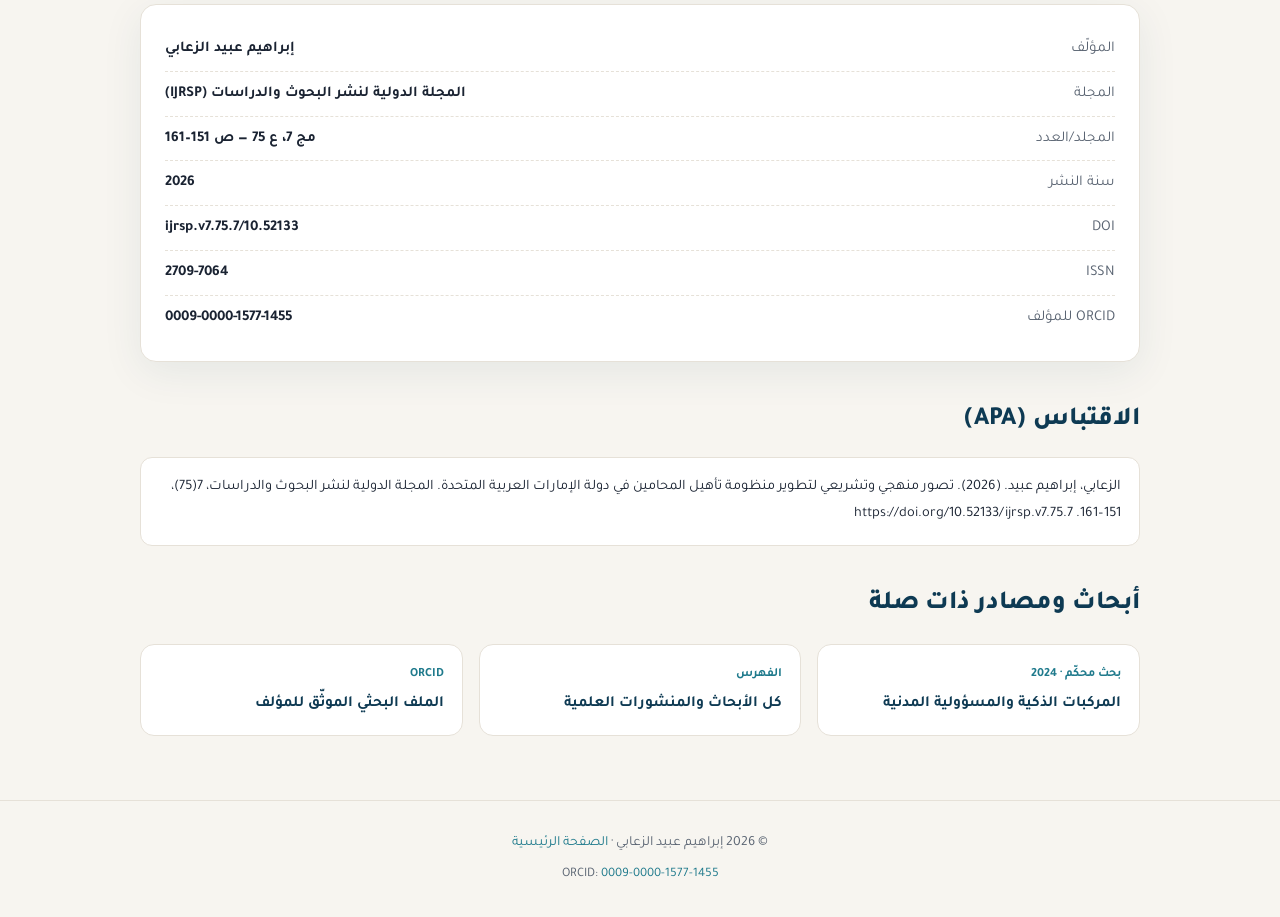
<file: research-lawyer-qualification-uae.html>
<!DOCTYPE html>
<html lang="ar" dir="rtl">
<head>
<meta charset="UTF-8">
<meta name="viewport" content="width=device-width, initial-scale=1.0">

<title>تطوير منظومة تأهيل المحامين في الإمارات | بحث لإبراهيم عبيد الزعابي</title>
<meta name="description" content="بحث محكّم لإبراهيم عبيد الزعابي يقدّم تصوراً منهجياً وتشريعياً لتطوير تأهيل المحامين في دولة الإمارات استناداً إلى المرسوم بقانون اتحادي رقم 34 لسنة 2022، مع تحليل مقارن دولي وتوصية بامتحان مهني اتحادي موحّد. IJRSP، 2026.">
<meta name="keywords" content="تأهيل المحامين, تنظيم مهنة المحاماة, المرسوم بقانون 34 لسنة 2022, الامتحان المهني الموحد, التعليم القانوني, إطار الكفايات المهني, إبراهيم عبيد الزعابي, Ibrahim Obaid Al-Zaabi">
<meta name="author" content="إبراهيم عبيد الزعابي">
<meta name="robots" content="index, follow, max-image-preview:large">
<link rel="canonical" href="https://godibrahim-source.github.io/research-lawyer-qualification-uae.html">

<meta property="og:type" content="article">
<meta property="og:title" content="تصور منهجي وتشريعي لتطوير منظومة تأهيل المحامين في دولة الإمارات العربية المتحدة">
<meta property="og:description" content="تحليل مقارن للاستراتيجيات والممارسات العالمية، وتوصية بامتحان مهني اتحادي موحّد وإطار كفايات وطني للمحامي.">
<meta property="og:url" content="https://godibrahim-source.github.io/research-lawyer-qualification-uae.html">
<meta property="og:image" content="https://godibrahim-source.github.io/portrait-square.jpg">
<meta property="og:locale" content="ar_AE">
<meta name="twitter:card" content="summary">
<meta name="twitter:site" content="@ibzaabi">
<meta name="twitter:title" content="تصور منهجي وتشريعي لتطوير منظومة تأهيل المحامين في دولة الإمارات">
<meta name="twitter:description" content="تحليل مقارن للاستراتيجيات العالمية، وتوصية بامتحان مهني اتحادي موحّد وإطار كفايات وطني للمحامي.">
<meta name="twitter:image" content="https://godibrahim-source.github.io/portrait-square.jpg">


<!-- Google Scholar / Highwire Press citation tags -->
<meta name="citation_title" content="تصور منهجي وتشريعي لتطوير منظومة تأهيل المحامين في دولة الإمارات العربية المتحدة (تحليل مقارن للاستراتيجيات والممارسات العالمية)">
<meta name="citation_author" content="الزعابي, إبراهيم عبيد">
<meta name="citation_author_institution" content="كلية القانون، جامعة الإمارات العربية المتحدة، العين، أبوظبي، الإمارات العربية المتحدة">
<meta name="citation_author_orcid" content="https://orcid.org/0009-0000-1577-1455">
<meta name="citation_publication_date" content="2026/01/20">
<meta name="citation_online_date" content="2026/01/20">
<meta name="citation_journal_title" content="International Journal of Research and Studies Publishing">
<meta name="citation_journal_abbrev" content="IJRSP">
<meta name="citation_publisher" content="International Journal of Research and Studies Publishing">
<meta name="citation_issn" content="2709-7064">
<meta name="citation_volume" content="7">
<meta name="citation_issue" content="75">
<meta name="citation_firstpage" content="151">
<meta name="citation_lastpage" content="161">
<meta name="citation_doi" content="10.52133/ijrsp.v7.75.7">
<meta name="citation_language" content="ar">
<meta name="citation_abstract_html_url" content="https://godibrahim-source.github.io/research-lawyer-qualification-uae.html">
<meta name="citation_pdf_url" content="https://godibrahim-source.github.io/pdf/ijrsp-v7-75-7.pdf">
<meta name="citation_keywords" content="تأهيل المحامين; تنظيم مهنة المحاماة; المرسوم بقانون اتحادي 34 لسنة 2022; إطار الكفايات المهني; التطوير المهني المستمر; الامتحان المهني الاتحادي الموحد; التعليم القانوني; القانون الإماراتي; lawyer qualification; legal profession regulation; bar examination; continuing professional development; UAE law">

<!-- Dublin Core -->
<meta name="DC.title" content="تصور منهجي وتشريعي لتطوير منظومة تأهيل المحامين في دولة الإمارات العربية المتحدة (تحليل مقارن للاستراتيجيات والممارسات العالمية)">
<meta name="DC.creator" content="الزعابي, إبراهيم عبيد">
<meta name="DC.publisher" content="International Journal of Research and Studies Publishing">
<meta name="DC.date" content="2026-01-20">
<meta name="DC.type" content="Text.Article">
<meta name="DC.format" content="application/pdf">
<meta name="DC.identifier" content="https://doi.org/10.52133/ijrsp.v7.75.7">
<meta name="DC.language" content="ar">
<meta name="DC.rights" content="https://creativecommons.org/licenses/by-nc/4.0/">
<meta name="DC.source" content="International Journal of Research and Studies Publishing">


<link rel="preconnect" href="https://fonts.googleapis.com">
<link rel="preconnect" href="https://fonts.gstatic.com" crossorigin>
<link href="https://fonts.googleapis.com/css2?family=Amiri:wght@400;700&family=Tajawal:wght@300;400;500;700;800&display=swap" rel="stylesheet">
<link rel="stylesheet" href="/style.css">

<!-- JSON-LD: ScholarlyArticle -->
<script type="application/ld+json">
{
"@context":"https://schema.org",
"@type":"ScholarlyArticle",
"@id":"https://doi.org/10.52133/ijrsp.v7.75.7",
"mainEntityOfPage":"https://godibrahim-source.github.io/research-lawyer-qualification-uae.html",
"headline":"تصور منهجي وتشريعي لتطوير منظومة تأهيل المحامين في دولة الإمارات العربية المتحدة (تحليل مقارن للاستراتيجيات والممارسات العالمية)",
"alternativeHeadline":"A systematic and legislative framework for developing the lawyer qualification system in the United Arab Emirates",
"author":{"@type":"Person","name":"إبراهيم عبيد الزعابي","@id":"https://godibrahim-source.github.io/#person","sameAs":"https://orcid.org/0009-0000-1577-1455"},
"datePublished":"2026-01-20",
"inLanguage":"ar",
"isPartOf":{"@type":"Periodical","name":"المجلة الدولية لنشر البحوث والدراسات","issn":"2709-7064"},
"pagination":"151-161",
"identifier":{"@type":"PropertyValue","propertyID":"DOI","value":"10.52133/ijrsp.v7.75.7"},
"sameAs":["https://doi.org/10.52133/ijrsp.v7.75.7","https://zenodo.org/records/21778927"],
"keywords":"تأهيل المحامين، التنظيم المهني، التعليم القانوني، التدريب القضائي، الامتحان المهني الموحد، دولة الإمارات العربية المتحدة",
"license":"https://creativecommons.org/licenses/by-nc/4.0/",
"abstract":"تصور شامل لتطوير منظومة تأهيل المحامين في دولة الإمارات استناداً إلى المرسوم بقانون اتحادي رقم 34 لسنة 2022 ولائحته التنفيذية 2025، مع تحليل مقارن للتجارب العربية والدولية، ويوصي باعتماد امتحان مهني اتحادي موحد وإطار كفايات مهني وطني."
}
</script>
<!-- JSON-LD: Breadcrumb -->
<script type="application/ld+json">
{
"@context":"https://schema.org",
"@type":"BreadcrumbList",
"itemListElement":[
{"@type":"ListItem","position":1,"name":"الرئيسية","item":"https://godibrahim-source.github.io/"},
{"@type":"ListItem","position":2,"name":"الأبحاث","item":"https://godibrahim-source.github.io/research.html"},
{"@type":"ListItem","position":3,"name":"تطوير منظومة تأهيل المحامين في الإمارات","item":"https://godibrahim-source.github.io/research-lawyer-qualification-uae.html"}
]
}
</script>
</head>
<body>

<header>
<div class="wrap nav">
<a class="brand serif" href="/">إبراهيم عبيد الزعابي</a>
<ul>
<li><a href="/#about">نبذة</a></li>
<li><a href="/research.html">الأبحاث</a></li>
<li><a href="/#book">الكتاب</a></li>
<li><a href="/#profiles">المعرّفات</a></li>
<li><a href="/#contact">تواصل</a></li>
</ul>
<button class="toggle" id="themeBtn" aria-label="تبديل الوضع">◐</button>
</div>
</header>

<div class="wrap">
<nav class="breadcrumb" aria-label="مسار التصفح">
<a href="/">الرئيسية</a><span>/</span><a href="/research.html">الأبحاث</a><span>/</span>تطوير منظومة تأهيل المحامين
</nav>
</div>

<main class="wrap article">
<div class="kicker">بحث محكّم · 2026</div>
<h1 class="serif">تصور منهجي وتشريعي لتطوير منظومة تأهيل المحامين في دولة الإمارات العربية المتحدة</h1>
<div class="en-title">A systematic and legislative framework for developing the lawyer qualification system in the United Arab Emirates</div>
<div class="meta">
إبراهيم عبيد الزعابي · المجلة الدولية لنشر البحوث والدراسات · المجلد 7، العدد 75 · ص 151–161 · يناير 2026 · DOI: 10.52133/ijrsp.v7.75.7
</div>

<p class="lead">كيف تُبنى منظومةٌ حديثة لتأهيل المحامين في الإمارات؟ البحث يقرأ المرسوم بقانون اتحادي رقم (34) لسنة 2022 ولائحته التنفيذية لعام 2025، ويقارنها بالتجارب العربية والدولية، ليقترح مساراً عملياً نحو معيارٍ مهنيٍّ موحّد.</p>

<div class="tags">
<span class="tag">تأهيل المحامين</span><span class="tag">تنظيم مهنة المحاماة</span><span class="tag">التعليم القانوني</span><span class="tag">الامتحان المهني الموحّد</span><span class="tag">إطار الكفايات المهني</span>
</div>

<div class="links">
<a class="primary" href="https://doi.org/10.52133/ijrsp.v7.75.7" target="_blank" rel="noopener">قراءة عبر DOI ↗</a>
<a href="/pdf/ijrsp-v7-75-7.pdf">تحميل PDF (النص الكامل)</a>
<a href="https://www.ijrsp.com/pdf/issue-75/7.pdf" target="_blank" rel="noopener">نسخة الناشر</a>
<a href="https://zenodo.org/records/21778927" target="_blank" rel="noopener">النسخة المؤرشفة (Zenodo)</a>
<a href="https://www.researchgate.net/publication/400182212" target="_blank" rel="noopener">ResearchGate</a>
<button onclick="copyCite()">نسخ الاقتباس (APA)</button>
</div>

<h2>ملخّص البحث</h2>
<p>ينطلق البحث من أن جودة العدالة تبدأ من جودة من يمارسها؛ فالمحامي المؤهَّل ركنٌ في منظومة التقاضي. ومع صدور المرسوم بقانون اتحادي رقم (34) لسنة 2022 في شأن تنظيم مهنة المحاماة والأعمال القانونية، ولائحته التنفيذية المحدَّثة لعام 2025، صار من الممكن إعادة النظر في مسار القيد والتأهيل على أساسٍ منهجيٍّ متكامل بدل المعالجات الجزئية.</p>
<p>يقدّم البحث تصوراً يربط بين التعليم القانوني الجامعي، والتدريب العملي بعد التخرّج، والاختبار والتقييم، والتطوير المهني المستمر، بوصفها حلقاتٍ متصلة لا مراحل منفصلة.</p>

<h2>المنهج والمقارنة</h2>
<p>يعتمد البحث منهجاً تحليلياً مقارناً، يقرأ الإطار الإماراتي في ضوء تجارب عربية (مثل مصر والكويت) وتجارب دولية في تنظيم دخول المهنة وضمان الكفاءة. والغاية ليست النقل، بل استخلاص ما يصلح للسياق الإماراتي من أدوات: امتحانات القبول، برامج التدريب المُوجَّه، ومعايير قياس الكفاءة.</p>

<h2>محاور التطوير المقترحة</h2>
<ul>
<li><strong>مسارات تأهيل تخصّصية بعد القيد:</strong> تقاضٍ مدني/تجاري، جنائي، أحوال شخصية/أسرة مدنية، شركات، تحكيم ووساطة، وملكية فكرية.</li>
<li><strong>الاختبار والتقييم:</strong> اعتماد امتحان مهني اتحادي موحّد يقيس الجاهزية العملية لا الحفظ النظري وحده.</li>
<li><strong>إطار كفايات مهني وطني:</strong> يحدّد ما يجب أن يعرفه المحامي وأن يقدر على أدائه في كل مرحلة.</li>
<li><strong>التطوير المهني المستمر (CPD/CLE):</strong> ربط تجديد القيد بساعات تطوير مهني محدّدة وتجديد دوري.</li>
<li><strong>الأخلاقيات والكفاءة الرقمية:</strong> تخصيص نسبة إلزامية لأخلاقيات المهنة والمهارات التقنية الحديثة.</li>
</ul>

<h2>التوصيات</h2>
<ul>
<li>اعتماد امتحان مهني اتحادي موحّد لدخول المهنة وضمان حدٍّ أدنى موحّد للكفاءة على مستوى الدولة.</li>
<li>بناء إطار كفايات مهني وطني للمحامي يوجّه التعليم والتدريب والتقييم.</li>
<li>ربط التعليم الجامعي بالمهارات العملية والتكنولوجية الحديثة، وإلزام التطوير المهني المستمر.</li>
</ul>

<h2>بيانات البحث</h2>
<div class="infocard">
<div class="row"><span class="k">المؤلّف</span><span class="v">إبراهيم عبيد الزعابي</span></div>
<div class="row"><span class="k">المجلة</span><span class="v">المجلة الدولية لنشر البحوث والدراسات (IJRSP)</span></div>
<div class="row"><span class="k">المجلد/العدد</span><span class="v">مج 7، ع 75 — ص 151–161</span></div>
<div class="row"><span class="k">سنة النشر</span><span class="v">2026</span></div>
<div class="row"><span class="k">DOI</span><span class="v">10.52133/ijrsp.v7.75.7</span></div>
<div class="row"><span class="k">ISSN</span><span class="v">2709-7064</span></div>
<div class="row"><span class="k">ORCID للمؤلف</span><span class="v">0009-0000-1577-1455</span></div>
</div>

<h2>الاقتباس (APA)</h2>
<div class="cite-block" id="apa">الزعابي، إبراهيم عبيد. (2026). تصور منهجي وتشريعي لتطوير منظومة تأهيل المحامين في دولة الإمارات العربية المتحدة. المجلة الدولية لنشر البحوث والدراسات، 7(75)، 151–161. https://doi.org/10.52133/ijrsp.v7.75.7</div>

<h2>أبحاث ومصادر ذات صلة</h2>
<div class="related">
<a class="rcard" href="/research-smart-vehicles-civil-liability.html"><div class="k">بحث محكّم · 2024</div><div class="t">المركبات الذكية والمسؤولية المدنية</div></a>
<a class="rcard" href="/research.html"><div class="k">الفهرس</div><div class="t">كل الأبحاث والمنشورات العلمية</div></a>
<a class="rcard" href="https://orcid.org/0009-0000-1577-1455" target="_blank" rel="noopener"><div class="k">ORCID</div><div class="t">الملف البحثي الموثّق للمؤلف</div></a>
</div>
</main>

<footer>
<div class="wrap">
<p>© <span id="yr"></span> إبراهيم عبيد الزعابي · <a href="/">الصفحة الرئيسية</a></p>
<p style="margin-top:6px;font-size:13px">ORCID: <a href="https://orcid.org/0009-0000-1577-1455">0009-0000-1577-1455</a></p>
</div>
</footer>

<div id="toast">تم النسخ ✓</div>
<script>
document.getElementById('yr').textContent = new Date().getFullYear();
const root=document.documentElement,tBtn=document.getElementById('themeBtn');
let dark=window.matchMedia&&window.matchMedia('(prefers-color-scheme: dark)').matches;
function applyTheme(){root.setAttribute('data-theme',dark?'dark':'light');tBtn.textContent=dark?'☀':'◐';}
applyTheme();tBtn.onclick=()=>{dark=!dark;applyTheme();};
function toast(){const t=document.getElementById('toast');t.classList.add('show');setTimeout(()=>t.classList.remove('show'),1800);}
function copyCite(){navigator.clipboard.writeText(document.getElementById('apa').textContent.trim()).then(toast);}
</script>
</body>
</html>
</file>
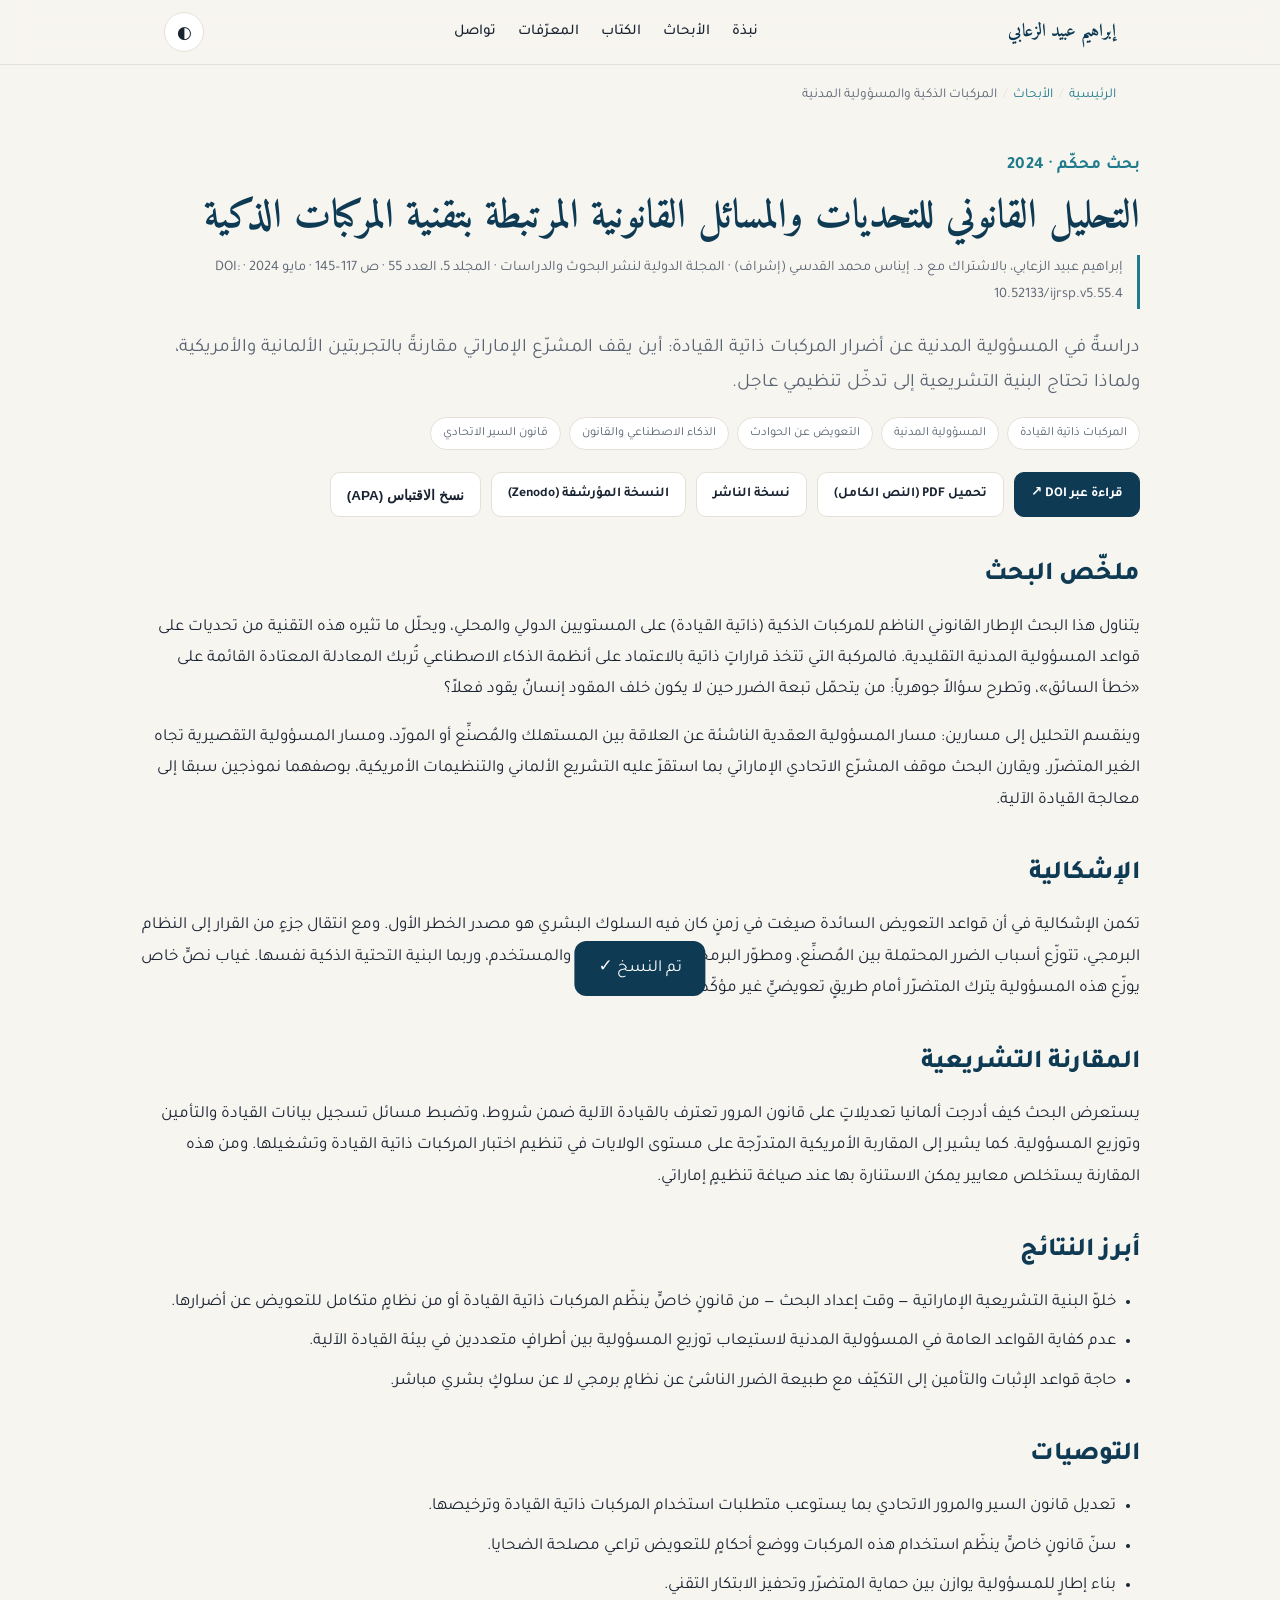
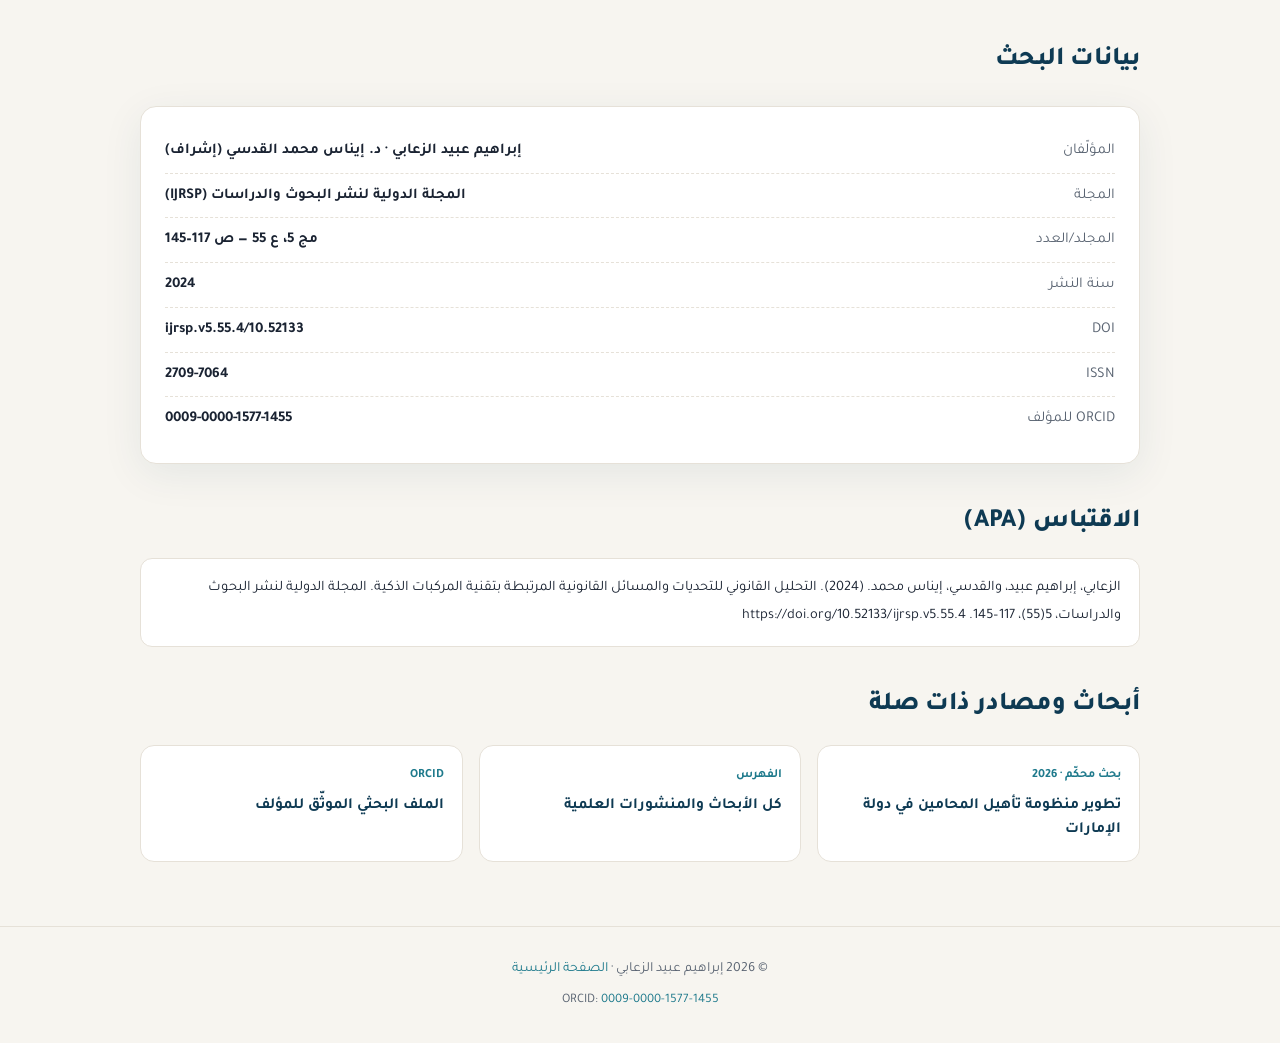
<file: research-smart-vehicles-civil-liability.html>
<!DOCTYPE html>
<html lang="ar" dir="rtl">
<head>
<meta charset="UTF-8">
<meta name="viewport" content="width=device-width, initial-scale=1.0">

<title>المركبات الذكية والمسؤولية المدنية | بحث لإبراهيم عبيد الزعابي</title>
<meta name="description" content="بحث محكّم لإبراهيم عبيد الزعابي يحلّل التحديات القانونية والمسؤولية المدنية العقدية والتقصيرية عن أضرار المركبات ذاتية القيادة، بمقارنة موقف المشرّع الإماراتي بالتشريعات الألمانية والأمريكية. المجلة الدولية لنشر البحوث والدراسات، 2024.">
<meta name="keywords" content="المركبات الذكية, المركبات ذاتية القيادة, المسؤولية المدنية, التعويض عن الحوادث, الذكاء الاصطناعي والقانون, قانون السير الإماراتي, إبراهيم عبيد الزعابي, Ibrahim Obaid Al-Zaabi">
<meta name="author" content="إبراهيم عبيد الزعابي">
<meta name="robots" content="index, follow, max-image-preview:large">
<link rel="canonical" href="https://godibrahim-source.github.io/research-smart-vehicles-civil-liability.html">

<meta property="og:type" content="article">
<meta property="og:title" content="التحليل القانوني للتحديات والمسائل القانونية المرتبطة بتقنية المركبات الذكية">
<meta property="og:description" content="بحث محكّم في المسؤولية المدنية عن أضرار المركبات ذاتية القيادة ومقارنة تشريعية دولية ومحلية.">
<meta property="og:url" content="https://godibrahim-source.github.io/research-smart-vehicles-civil-liability.html">
<meta property="og:image" content="https://godibrahim-source.github.io/portrait-square.jpg">
<meta property="og:locale" content="ar_AE">
<meta name="twitter:card" content="summary">
<meta name="twitter:site" content="@ibzaabi">
<meta name="twitter:title" content="التحليل القانوني للتحديات والمسائل القانونية المرتبطة بتقنية المركبات الذكية">
<meta name="twitter:description" content="بحث محكّم في المسؤولية المدنية عن أضرار المركبات ذاتية القيادة، بمقارنة الموقف الإماراتي بالتشريعين الألماني والأمريكي.">
<meta name="twitter:image" content="https://godibrahim-source.github.io/portrait-square.jpg">


<!-- Google Scholar / Highwire Press citation tags -->
<meta name="citation_title" content="التحليل القانوني للتحديات والمسائل القانونية المرتبطة بتقنية المركبات الذكية">
<meta name="citation_author" content="الزعابي, إبراهيم عبيد">
<meta name="citation_author_institution" content="كلية القانون، جامعة أبوظبي، أبوظبي، الإمارات العربية المتحدة">
<meta name="citation_author_orcid" content="https://orcid.org/0009-0000-1577-1455">
<meta name="citation_author" content="القدسي, إيناس محمد">
<meta name="citation_author_institution" content="كلية القانون، جامعة أبوظبي، أبوظبي، الإمارات العربية المتحدة">
<meta name="citation_publication_date" content="2024/05/20">
<meta name="citation_online_date" content="2024/05/20">
<meta name="citation_journal_title" content="International Journal of Research and Studies Publishing">
<meta name="citation_journal_abbrev" content="IJRSP">
<meta name="citation_publisher" content="International Journal of Research and Studies Publishing">
<meta name="citation_issn" content="2709-7064">
<meta name="citation_volume" content="5">
<meta name="citation_issue" content="55">
<meta name="citation_firstpage" content="117">
<meta name="citation_lastpage" content="145">
<meta name="citation_doi" content="10.52133/ijrsp.v5.55.4">
<meta name="citation_language" content="ar">
<meta name="citation_abstract_html_url" content="https://godibrahim-source.github.io/research-smart-vehicles-civil-liability.html">
<meta name="citation_pdf_url" content="https://godibrahim-source.github.io/pdf/ijrsp-v5-55-4.pdf">
<meta name="citation_keywords" content="المركبات الذكية; المركبات ذاتية القيادة; المسؤولية المدنية; المسؤولية التقصيرية; التعويض عن الحوادث; قانون السير الاتحادي; الذكاء الاصطناعي والقانون; القانون الإماراتي; autonomous vehicles; smart vehicles; civil liability; tort liability; UAE traffic law; artificial intelligence and law">

<!-- Dublin Core -->
<meta name="DC.title" content="التحليل القانوني للتحديات والمسائل القانونية المرتبطة بتقنية المركبات الذكية">
<meta name="DC.creator" content="الزعابي, إبراهيم عبيد">
<meta name="DC.creator" content="القدسي, إيناس محمد">
<meta name="DC.publisher" content="International Journal of Research and Studies Publishing">
<meta name="DC.date" content="2024-05-20">
<meta name="DC.type" content="Text.Article">
<meta name="DC.format" content="application/pdf">
<meta name="DC.identifier" content="https://doi.org/10.52133/ijrsp.v5.55.4">
<meta name="DC.language" content="ar">
<meta name="DC.rights" content="https://creativecommons.org/licenses/by-nc/4.0/">
<meta name="DC.source" content="International Journal of Research and Studies Publishing">


<link rel="preconnect" href="https://fonts.googleapis.com">
<link rel="preconnect" href="https://fonts.gstatic.com" crossorigin>
<link href="https://fonts.googleapis.com/css2?family=Amiri:wght@400;700&family=Tajawal:wght@300;400;500;700;800&display=swap" rel="stylesheet">
<link rel="stylesheet" href="/style.css">

<!-- JSON-LD: ScholarlyArticle -->
<script type="application/ld+json">
{
"@context":"https://schema.org",
"@type":"ScholarlyArticle",
"@id":"https://doi.org/10.52133/ijrsp.v5.55.4",
"mainEntityOfPage":"https://godibrahim-source.github.io/research-smart-vehicles-civil-liability.html",
"headline":"التحليل القانوني للتحديات والمسائل القانونية المرتبطة بتقنية المركبات الذكية",
"alternativeHeadline":"Legal Analysis of the Challenges and Legal Issues Associated with Smart Vehicle Technology",
"author":[
{"@type":"Person","name":"إبراهيم عبيد الزعابي","@id":"https://godibrahim-source.github.io/#person","sameAs":"https://orcid.org/0009-0000-1577-1455"},
{"@type":"Person","name":"إيناس محمد القدسي"}
],
"datePublished":"2024-05-20",
"inLanguage":"ar",
"isPartOf":{"@type":"Periodical","name":"المجلة الدولية لنشر البحوث والدراسات","issn":"2709-7064"},
"pagination":"117-145",
"identifier":{"@type":"PropertyValue","propertyID":"DOI","value":"10.52133/ijrsp.v5.55.4"},
"sameAs":["https://doi.org/10.52133/ijrsp.v5.55.4","https://zenodo.org/records/21769212"],
"keywords":"التعويض، حوادث، المركبات ذاتية القيادة، الذكاء الصناعي، المسؤولية المدنية",
"license":"https://creativecommons.org/licenses/by-nc/4.0/",
"abstract":"تحليل وتقييم التشريعات والتنظيمات القانونية المتعلقة بالمركبات الذكية على المستويين الدولي والمحلي، ودراسة التحديات القانونية والمسؤولية المدنية العقدية والتقصيرية، مع مقارنة موقف المشرع الإماراتي بالتشريعات الألمانية والأمريكية."
}
</script>
<!-- JSON-LD: Breadcrumb -->
<script type="application/ld+json">
{
"@context":"https://schema.org",
"@type":"BreadcrumbList",
"itemListElement":[
{"@type":"ListItem","position":1,"name":"الرئيسية","item":"https://godibrahim-source.github.io/"},
{"@type":"ListItem","position":2,"name":"الأبحاث","item":"https://godibrahim-source.github.io/research.html"},
{"@type":"ListItem","position":3,"name":"المركبات الذكية والمسؤولية المدنية","item":"https://godibrahim-source.github.io/research-smart-vehicles-civil-liability.html"}
]
}
</script>
</head>
<body>

<header>
<div class="wrap nav">
<a class="brand serif" href="/">إبراهيم عبيد الزعابي</a>
<ul>
<li><a href="/#about">نبذة</a></li>
<li><a href="/research.html">الأبحاث</a></li>
<li><a href="/#book">الكتاب</a></li>
<li><a href="/#profiles">المعرّفات</a></li>
<li><a href="/#contact">تواصل</a></li>
</ul>
<button class="toggle" id="themeBtn" aria-label="تبديل الوضع">◐</button>
</div>
</header>

<div class="wrap">
<nav class="breadcrumb" aria-label="مسار التصفح">
<a href="/">الرئيسية</a><span>/</span><a href="/research.html">الأبحاث</a><span>/</span>المركبات الذكية والمسؤولية المدنية
</nav>
</div>

<main class="wrap article">
<div class="kicker">بحث محكّم · 2024</div>
<h1 class="serif">التحليل القانوني للتحديات والمسائل القانونية المرتبطة بتقنية المركبات الذكية</h1>
<div class="meta">
إبراهيم عبيد الزعابي، بالاشتراك مع د. إيناس محمد القدسي (إشراف) · المجلة الدولية لنشر البحوث والدراسات · المجلد 5، العدد 55 · ص 117–145 · مايو 2024 · DOI: 10.52133/ijrsp.v5.55.4
</div>

<p class="lead">دراسةٌ في المسؤولية المدنية عن أضرار المركبات ذاتية القيادة: أين يقف المشرّع الإماراتي مقارنةً بالتجربتين الألمانية والأمريكية، ولماذا تحتاج البنية التشريعية إلى تدخّل تنظيمي عاجل.</p>

<div class="tags">
<span class="tag">المركبات ذاتية القيادة</span><span class="tag">المسؤولية المدنية</span><span class="tag">التعويض عن الحوادث</span><span class="tag">الذكاء الاصطناعي والقانون</span><span class="tag">قانون السير الاتحادي</span>
</div>

<div class="links">
<a class="primary" href="https://doi.org/10.52133/ijrsp.v5.55.4" target="_blank" rel="noopener">قراءة عبر DOI ↗</a>
<a href="/pdf/ijrsp-v5-55-4.pdf">تحميل PDF (النص الكامل)</a>
<a href="https://www.ijrsp.com/pdf/issue-55/4.pdf" target="_blank" rel="noopener">نسخة الناشر</a>
<a href="https://zenodo.org/records/21769212" target="_blank" rel="noopener">النسخة المؤرشفة (Zenodo)</a>
<button onclick="copyCite()">نسخ الاقتباس (APA)</button>
</div>

<h2>ملخّص البحث</h2>
<p>يتناول هذا البحث الإطار القانوني الناظم للمركبات الذكية (ذاتية القيادة) على المستويين الدولي والمحلي، ويحلّل ما تثيره هذه التقنية من تحديات على قواعد المسؤولية المدنية التقليدية. فالمركبة التي تتخذ قراراتٍ ذاتية بالاعتماد على أنظمة الذكاء الاصطناعي تُربك المعادلة المعتادة القائمة على «خطأ السائق»، وتطرح سؤالاً جوهرياً: من يتحمّل تبعة الضرر حين لا يكون خلف المقود إنسانٌ يقود فعلاً؟</p>
<p>وينقسم التحليل إلى مسارين: مسار المسؤولية العقدية الناشئة عن العلاقة بين المستهلك والمُصنِّع أو المورّد، ومسار المسؤولية التقصيرية تجاه الغير المتضرّر. ويقارن البحث موقف المشرّع الاتحادي الإماراتي بما استقرّ عليه التشريع الألماني والتنظيمات الأمريكية، بوصفهما نموذجين سبقا إلى معالجة القيادة الآلية.</p>

<h2>الإشكالية</h2>
<p>تكمن الإشكالية في أن قواعد التعويض السائدة صيغت في زمنٍ كان فيه السلوك البشري هو مصدر الخطر الأول. ومع انتقال جزءٍ من القرار إلى النظام البرمجي، تتوزّع أسباب الضرر المحتملة بين المُصنِّع، ومطوّر البرمجية، ومالك المركبة، والمستخدم، وربما البنية التحتية الذكية نفسها. غياب نصٍّ خاص يوزّع هذه المسؤولية يترك المتضرّر أمام طريقٍ تعويضيٍّ غير مؤكّد النتيجة.</p>

<h2>المقارنة التشريعية</h2>
<p>يستعرض البحث كيف أدرجت ألمانيا تعديلاتٍ على قانون المرور تعترف بالقيادة الآلية ضمن شروط، وتضبط مسائل تسجيل بيانات القيادة والتأمين وتوزيع المسؤولية. كما يشير إلى المقاربة الأمريكية المتدرّجة على مستوى الولايات في تنظيم اختبار المركبات ذاتية القيادة وتشغيلها. ومن هذه المقارنة يستخلص معايير يمكن الاستنارة بها عند صياغة تنظيمٍ إماراتي.</p>

<h2>أبرز النتائج</h2>
<ul>
<li>خلوّ البنية التشريعية الإماراتية — وقت إعداد البحث — من قانونٍ خاصٍّ ينظّم المركبات ذاتية القيادة أو من نظامٍ متكامل للتعويض عن أضرارها.</li>
<li>عدم كفاية القواعد العامة في المسؤولية المدنية لاستيعاب توزيع المسؤولية بين أطرافٍ متعددين في بيئة القيادة الآلية.</li>
<li>حاجة قواعد الإثبات والتأمين إلى التكيّف مع طبيعة الضرر الناشئ عن نظامٍ برمجي لا عن سلوكٍ بشري مباشر.</li>
</ul>

<h2>التوصيات</h2>
<ul>
<li>تعديل قانون السير والمرور الاتحادي بما يستوعب متطلبات استخدام المركبات ذاتية القيادة وترخيصها.</li>
<li>سنّ قانونٍ خاصٍّ ينظّم استخدام هذه المركبات ووضع أحكامٍ للتعويض تراعي مصلحة الضحايا.</li>
<li>بناء إطارٍ للمسؤولية يوازن بين حماية المتضرّر وتحفيز الابتكار التقني.</li>
</ul>

<h2>بيانات البحث</h2>
<div class="infocard">
<div class="row"><span class="k">المؤلّفان</span><span class="v">إبراهيم عبيد الزعابي · د. إيناس محمد القدسي (إشراف)</span></div>
<div class="row"><span class="k">المجلة</span><span class="v">المجلة الدولية لنشر البحوث والدراسات (IJRSP)</span></div>
<div class="row"><span class="k">المجلد/العدد</span><span class="v">مج 5، ع 55 — ص 117–145</span></div>
<div class="row"><span class="k">سنة النشر</span><span class="v">2024</span></div>
<div class="row"><span class="k">DOI</span><span class="v">10.52133/ijrsp.v5.55.4</span></div>
<div class="row"><span class="k">ISSN</span><span class="v">2709-7064</span></div>
<div class="row"><span class="k">ORCID للمؤلف</span><span class="v">0009-0000-1577-1455</span></div>
</div>

<h2>الاقتباس (APA)</h2>
<div class="cite-block" id="apa">الزعابي، إبراهيم عبيد، والقدسي، إيناس محمد. (2024). التحليل القانوني للتحديات والمسائل القانونية المرتبطة بتقنية المركبات الذكية. المجلة الدولية لنشر البحوث والدراسات، 5(55)، 117–145. https://doi.org/10.52133/ijrsp.v5.55.4</div>

<h2>أبحاث ومصادر ذات صلة</h2>
<div class="related">
<a class="rcard" href="/research-lawyer-qualification-uae.html"><div class="k">بحث محكّم · 2026</div><div class="t">تطوير منظومة تأهيل المحامين في دولة الإمارات</div></a>
<a class="rcard" href="/research.html"><div class="k">الفهرس</div><div class="t">كل الأبحاث والمنشورات العلمية</div></a>
<a class="rcard" href="https://orcid.org/0009-0000-1577-1455" target="_blank" rel="noopener"><div class="k">ORCID</div><div class="t">الملف البحثي الموثّق للمؤلف</div></a>
</div>
</main>

<footer>
<div class="wrap">
<p>© <span id="yr"></span> إبراهيم عبيد الزعابي · <a href="/">الصفحة الرئيسية</a></p>
<p style="margin-top:6px;font-size:13px">ORCID: <a href="https://orcid.org/0009-0000-1577-1455">0009-0000-1577-1455</a></p>
</div>
</footer>

<div id="toast">تم النسخ ✓</div>
<script>
document.getElementById('yr').textContent = new Date().getFullYear();
const root=document.documentElement,tBtn=document.getElementById('themeBtn');
let dark=window.matchMedia&&window.matchMedia('(prefers-color-scheme: dark)').matches;
function applyTheme(){root.setAttribute('data-theme',dark?'dark':'light');tBtn.textContent=dark?'☀':'◐';}
applyTheme();tBtn.onclick=()=>{dark=!dark;applyTheme();};
function toast(){const t=document.getElementById('toast');t.classList.add('show');setTimeout(()=>t.classList.remove('show'),1800);}
function copyCite(){navigator.clipboard.writeText(document.getElementById('apa').textContent.trim()).then(toast);}
</script>
</body>
</html>
</file>
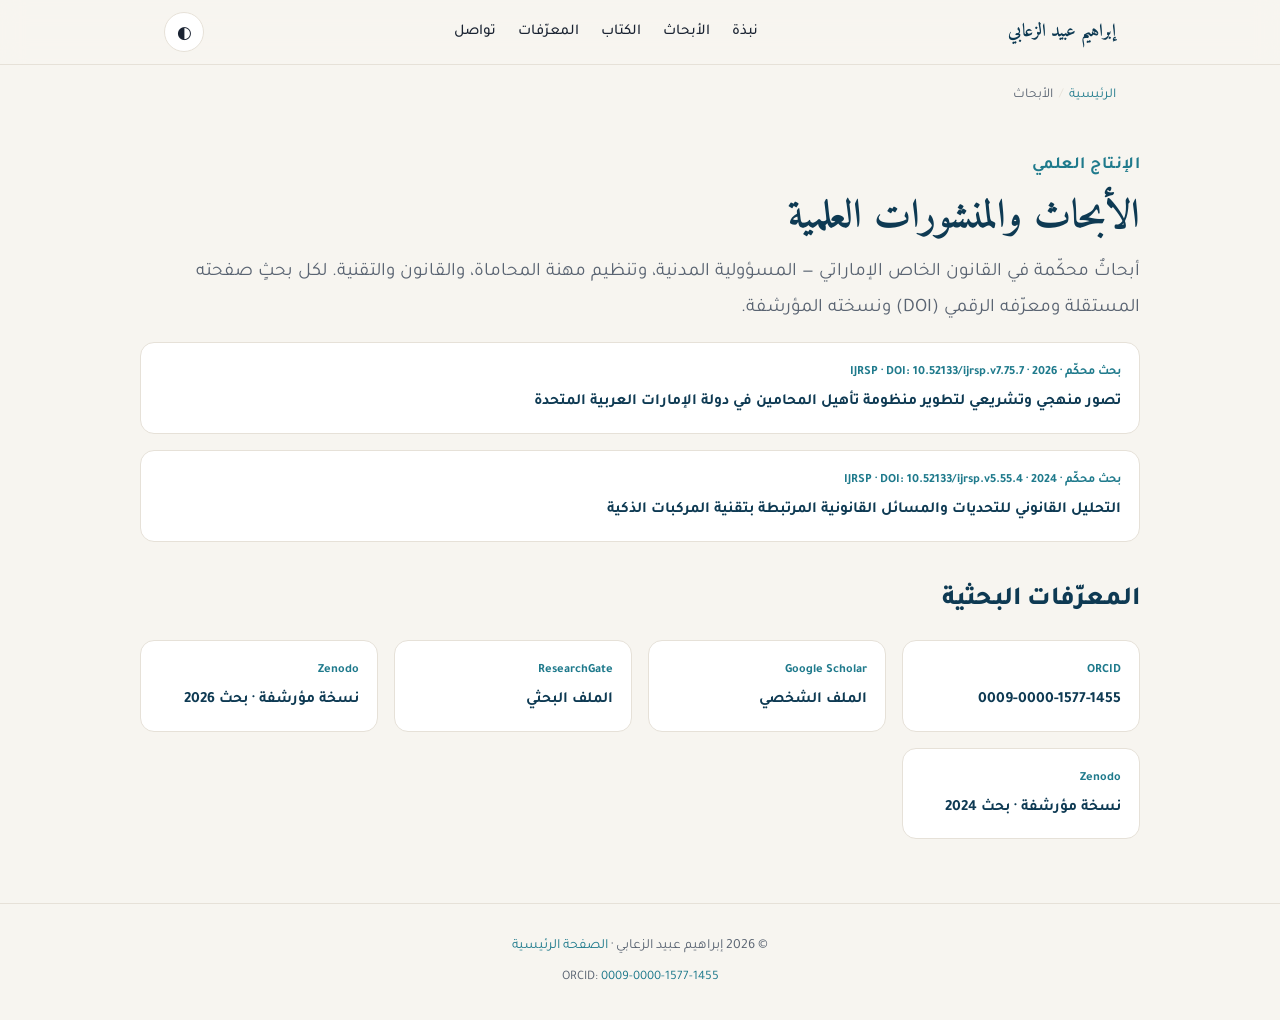
<file: research.html>
<!DOCTYPE html>
<html lang="ar" dir="rtl">
<head>
<meta charset="UTF-8">
<meta name="viewport" content="width=device-width, initial-scale=1.0">

<title>الأبحاث والمنشورات العلمية | إبراهيم عبيد الزعابي</title>
<meta name="description" content="فهرس الأبحاث القانونية المحكّمة والمنشورات العلمية للباحث إبراهيم عبيد الزعابي: المسؤولية المدنية عن المركبات ذاتية القيادة، وتطوير منظومة تأهيل المحامين في دولة الإمارات.">
<meta name="keywords" content="الأبحاث القانونية, المنشورات العلمية, إبراهيم عبيد الزعابي, أبحاث محكمة, القانون الخاص, المسؤولية المدنية, تأهيل المحامين, Ibrahim Obaid Al-Zaabi publications">
<meta name="author" content="إبراهيم عبيد الزعابي">
<meta name="robots" content="index, follow, max-image-preview:large">
<link rel="canonical" href="https://godibrahim-source.github.io/research.html">

<meta property="og:type" content="website">
<meta property="og:title" content="الأبحاث والمنشورات العلمية | إبراهيم عبيد الزعابي">
<meta property="og:description" content="فهرس الأبحاث القانونية المحكّمة والمنشورات العلمية للباحث إبراهيم عبيد الزعابي.">
<meta property="og:url" content="https://godibrahim-source.github.io/research.html">
<meta property="og:image" content="https://godibrahim-source.github.io/portrait-square.jpg">
<meta property="og:locale" content="ar_AE">
<meta name="twitter:card" content="summary">
<meta name="twitter:site" content="@ibzaabi">
<meta name="twitter:title" content="الأبحاث والمنشورات العلمية | إبراهيم عبيد الزعابي">
<meta name="twitter:description" content="أبحاث محكّمة في القانون الخاص والمسؤولية المدنية وتنظيم مهنة المحاماة.">
<meta name="twitter:image" content="https://godibrahim-source.github.io/portrait-square.jpg">


<link rel="preconnect" href="https://fonts.googleapis.com">
<link rel="preconnect" href="https://fonts.gstatic.com" crossorigin>
<link href="https://fonts.googleapis.com/css2?family=Amiri:wght@400;700&family=Tajawal:wght@300;400;500;700;800&display=swap" rel="stylesheet">
<link rel="stylesheet" href="/style.css">

<!-- JSON-LD: CollectionPage + ItemList -->
<script type="application/ld+json">
{
"@context":"https://schema.org",
"@type":"CollectionPage",
"@id":"https://godibrahim-source.github.io/research.html",
"name":"الأبحاث والمنشورات العلمية — إبراهيم عبيد الزعابي",
"inLanguage":"ar",
"about":{"@id":"https://godibrahim-source.github.io/#person"},
"mainEntity":{
"@type":"ItemList",
"itemListElement":[
{"@type":"ListItem","position":1,"url":"https://godibrahim-source.github.io/research-lawyer-qualification-uae.html","name":"تصور منهجي وتشريعي لتطوير منظومة تأهيل المحامين في دولة الإمارات العربية المتحدة"},
{"@type":"ListItem","position":2,"url":"https://godibrahim-source.github.io/research-smart-vehicles-civil-liability.html","name":"التحليل القانوني للتحديات والمسائل القانونية المرتبطة بتقنية المركبات الذكية"}
]
}
}
</script>
<!-- JSON-LD: Breadcrumb -->
<script type="application/ld+json">
{
"@context":"https://schema.org",
"@type":"BreadcrumbList",
"itemListElement":[
{"@type":"ListItem","position":1,"name":"الرئيسية","item":"https://godibrahim-source.github.io/"},
{"@type":"ListItem","position":2,"name":"الأبحاث","item":"https://godibrahim-source.github.io/research.html"}
]
}
</script>
</head>
<body>

<header>
<div class="wrap nav">
<a class="brand serif" href="/">إبراهيم عبيد الزعابي</a>
<ul>
<li><a href="/#about">نبذة</a></li>
<li><a href="/research.html">الأبحاث</a></li>
<li><a href="/#book">الكتاب</a></li>
<li><a href="/#profiles">المعرّفات</a></li>
<li><a href="/#contact">تواصل</a></li>
</ul>
<button class="toggle" id="themeBtn" aria-label="تبديل الوضع">◐</button>
</div>
</header>

<div class="wrap">
<nav class="breadcrumb" aria-label="مسار التصفح">
<a href="/">الرئيسية</a><span>/</span>الأبحاث
</nav>
</div>

<main class="wrap article">
<div class="kicker">الإنتاج العلمي</div>
<h1 class="serif">الأبحاث والمنشورات العلمية</h1>
<p class="lead">أبحاثٌ محكّمة في القانون الخاص الإماراتي — المسؤولية المدنية، وتنظيم مهنة المحاماة، والقانون والتقنية. لكل بحثٍ صفحته المستقلة ومعرّفه الرقمي (DOI) ونسخته المؤرشفة.</p>

<div class="related" style="grid-template-columns:1fr">
<a class="rcard" href="/research-lawyer-qualification-uae.html">
<div class="k">بحث محكّم · 2026 · IJRSP · DOI: 10.52133/ijrsp.v7.75.7</div>
<div class="t">تصور منهجي وتشريعي لتطوير منظومة تأهيل المحامين في دولة الإمارات العربية المتحدة</div>
</a>
<a class="rcard" href="/research-smart-vehicles-civil-liability.html">
<div class="k">بحث محكّم · 2024 · IJRSP · DOI: 10.52133/ijrsp.v5.55.4</div>
<div class="t">التحليل القانوني للتحديات والمسائل القانونية المرتبطة بتقنية المركبات الذكية</div>
</a>
</div>

<h2>المعرّفات البحثية</h2>
<div class="related">
<a class="rcard" href="https://orcid.org/0009-0000-1577-1455" target="_blank" rel="noopener"><div class="k">ORCID</div><div class="t">0009-0000-1577-1455</div></a>
<a class="rcard" href="https://scholar.google.com/citations?user=YPOLK8YAAAAJ" target="_blank" rel="noopener"><div class="k">Google Scholar</div><div class="t">الملف الشخصي</div></a>
<a class="rcard" href="https://www.researchgate.net/profile/Ibrahim-Alzaabi-2" target="_blank" rel="noopener"><div class="k">ResearchGate</div><div class="t">الملف البحثي</div></a>
<a class="rcard" href="https://zenodo.org/records/21778927" target="_blank" rel="noopener"><div class="k">Zenodo</div><div class="t">نسخة مؤرشفة · بحث 2026</div></a>
<a class="rcard" href="https://zenodo.org/records/21769212" target="_blank" rel="noopener"><div class="k">Zenodo</div><div class="t">نسخة مؤرشفة · بحث 2024</div></a>
</div>
</main>

<footer>
<div class="wrap">
<p>© <span id="yr"></span> إبراهيم عبيد الزعابي · <a href="/">الصفحة الرئيسية</a></p>
<p style="margin-top:6px;font-size:13px">ORCID: <a href="https://orcid.org/0009-0000-1577-1455">0009-0000-1577-1455</a></p>
</div>
</footer>

<script>
document.getElementById('yr').textContent = new Date().getFullYear();
const root=document.documentElement,tBtn=document.getElementById('themeBtn');
let dark=window.matchMedia&&window.matchMedia('(prefers-color-scheme: dark)').matches;
function applyTheme(){root.setAttribute('data-theme',dark?'dark':'light');tBtn.textContent=dark?'☀':'◐';}
applyTheme();tBtn.onclick=()=>{dark=!dark;applyTheme();};
</script>
</body>
</html>
</file>
<file: style.css>
/* ============================================================
   إبراهيم عبيد الزعابي — أنماط مشتركة (shared styles)
   تُستخدم في صفحات الأبحاث والكتاب لتطابق تصميم الصفحة الرئيسية.
   ============================================================ */
:root{
  --bg:#f7f5f0; --surface:#ffffff; --ink:#1a2332; --muted:#5a6472;
  --brand:#0e3a53; --brand-2:#1f7a8c; --gold:#b0894c;
  --line:#e6e1d8; --shadow:0 10px 40px rgba(14,58,83,.08);
}
[data-theme="dark"]{
  --bg:#0f1720; --surface:#16212e; --ink:#e8edf2; --muted:#9aa7b5;
  --brand:#7fc4d6; --brand-2:#4aa3b8; --gold:#d4b876; --line:#25323f;
  --shadow:0 10px 40px rgba(0,0,0,.35);
}
*{box-sizing:border-box;margin:0;padding:0}
html{scroll-behavior:smooth}
body{
  font-family:'Tajawal',system-ui,sans-serif;background:var(--bg);color:var(--ink);
  line-height:1.85;font-size:17px;transition:background .3s,color .3s;
}
.serif{font-family:'Amiri',serif}
a{color:var(--brand-2);text-decoration:none}
a:hover{text-decoration:underline}
.wrap{max-width:1000px;margin:0 auto;padding:0 24px}

/* Header */
header{position:sticky;top:0;z-index:50;background:color-mix(in srgb,var(--bg) 88%,transparent);
  backdrop-filter:blur(12px);border-bottom:1px solid var(--line)}
.nav{display:flex;align-items:center;justify-content:space-between;height:64px}
.brand{font-weight:800;font-size:18px;color:var(--brand)}
.nav ul{display:flex;gap:22px;list-style:none;align-items:center}
.nav ul a{color:var(--ink);font-weight:500;font-size:15px}
.nav ul a:hover{color:var(--brand-2);text-decoration:none}
.toggle{background:var(--surface);border:1px solid var(--line);border-radius:999px;
  width:40px;height:40px;cursor:pointer;font-size:17px;color:var(--ink)}

/* Breadcrumb */
.breadcrumb{font-size:13.5px;color:var(--muted);padding:18px 0 0}
.breadcrumb a{color:var(--brand-2)}
.breadcrumb span{margin:0 6px;color:var(--line)}

/* Article */
.article{padding:26px 0 64px}
.article .kicker{color:var(--brand-2);font-weight:700;letter-spacing:.5px;margin:16px 0 10px}
.article h1{font-size:clamp(26px,4.6vw,40px);line-height:1.3;color:var(--brand);font-weight:800;margin-bottom:12px}
.article .en-title{direction:ltr;text-align:right;color:var(--muted);font-size:16px;margin-bottom:16px}
.article .meta{color:var(--muted);font-size:14.5px;margin-bottom:22px;
  border-inline-start:3px solid var(--brand-2);padding-inline-start:14px}
.article h2{font-size:clamp(20px,3vw,26px);color:var(--brand);font-weight:800;margin:34px 0 12px}
.article h3{font-size:18px;color:var(--brand);font-weight:700;margin:22px 0 8px}
.article p{margin-bottom:16px}
.article ul,.article ol{margin:0 0 16px;padding-inline-start:24px}
.article li{margin-bottom:8px}
.lead{font-size:19px;color:var(--muted);margin-bottom:24px}

/* Tags + chips */
.tags{display:flex;flex-wrap:wrap;gap:8px;margin:6px 0 22px}
.tag{font-size:12.5px;color:var(--muted);background:var(--surface);border:1px solid var(--line);
  padding:4px 12px;border-radius:999px}

/* Link buttons */
.links{display:flex;flex-wrap:wrap;gap:10px;margin:8px 0 26px}
.links a,.links button{font-size:13.5px;font-weight:600;padding:9px 16px;border-radius:10px;
  border:1px solid var(--line);background:var(--surface);color:var(--ink);cursor:pointer;transition:.15s}
.links a:hover,.links button:hover{border-color:var(--brand-2);color:var(--brand-2);text-decoration:none}
.links .primary{background:var(--brand);color:#fff;border-color:var(--brand)}
.links .primary:hover{color:#fff;opacity:.92}

/* Info card */
.infocard{background:var(--surface);border:1px solid var(--line);border-radius:16px;
  padding:22px 24px;box-shadow:var(--shadow);margin:22px 0}
.infocard .row{display:flex;justify-content:space-between;gap:14px;padding:8px 0;border-bottom:1px dashed var(--line);font-size:15px}
.infocard .row:last-child{border-bottom:0}
.infocard .row .k{color:var(--muted)}
.infocard .row .v{font-weight:600;color:var(--ink);text-align:end}

/* Citation block */
.cite-block{background:var(--surface);border:1px solid var(--line);border-radius:12px;
  padding:16px 18px;font-size:14.5px;color:var(--ink);margin:10px 0 6px;line-height:1.9;direction:rtl}

/* Related cards */
.related{display:grid;grid-template-columns:repeat(auto-fit,minmax(230px,1fr));gap:16px;margin-top:16px}
.rcard{background:var(--surface);border:1px solid var(--line);border-radius:14px;padding:18px;transition:transform .15s}
.rcard:hover{transform:translateY(-3px)}
.rcard .k{font-size:12.5px;color:var(--brand-2);font-weight:700;margin-bottom:6px}
.rcard .t{font-weight:700;color:var(--brand);font-size:15.5px;line-height:1.6}

footer{border-top:1px solid var(--line);padding:30px 0;text-align:center;color:var(--muted);font-size:14px}
#toast{position:fixed;bottom:24px;left:50%;transform:translateX(-50%) translateY(120px);
  background:var(--brand);color:#fff;padding:12px 24px;border-radius:12px;transition:transform .3s;z-index:99}
#toast.show{transform:translateX(-50%) translateY(0)}
@media(max-width:720px){.nav ul{display:none}}
</file>
